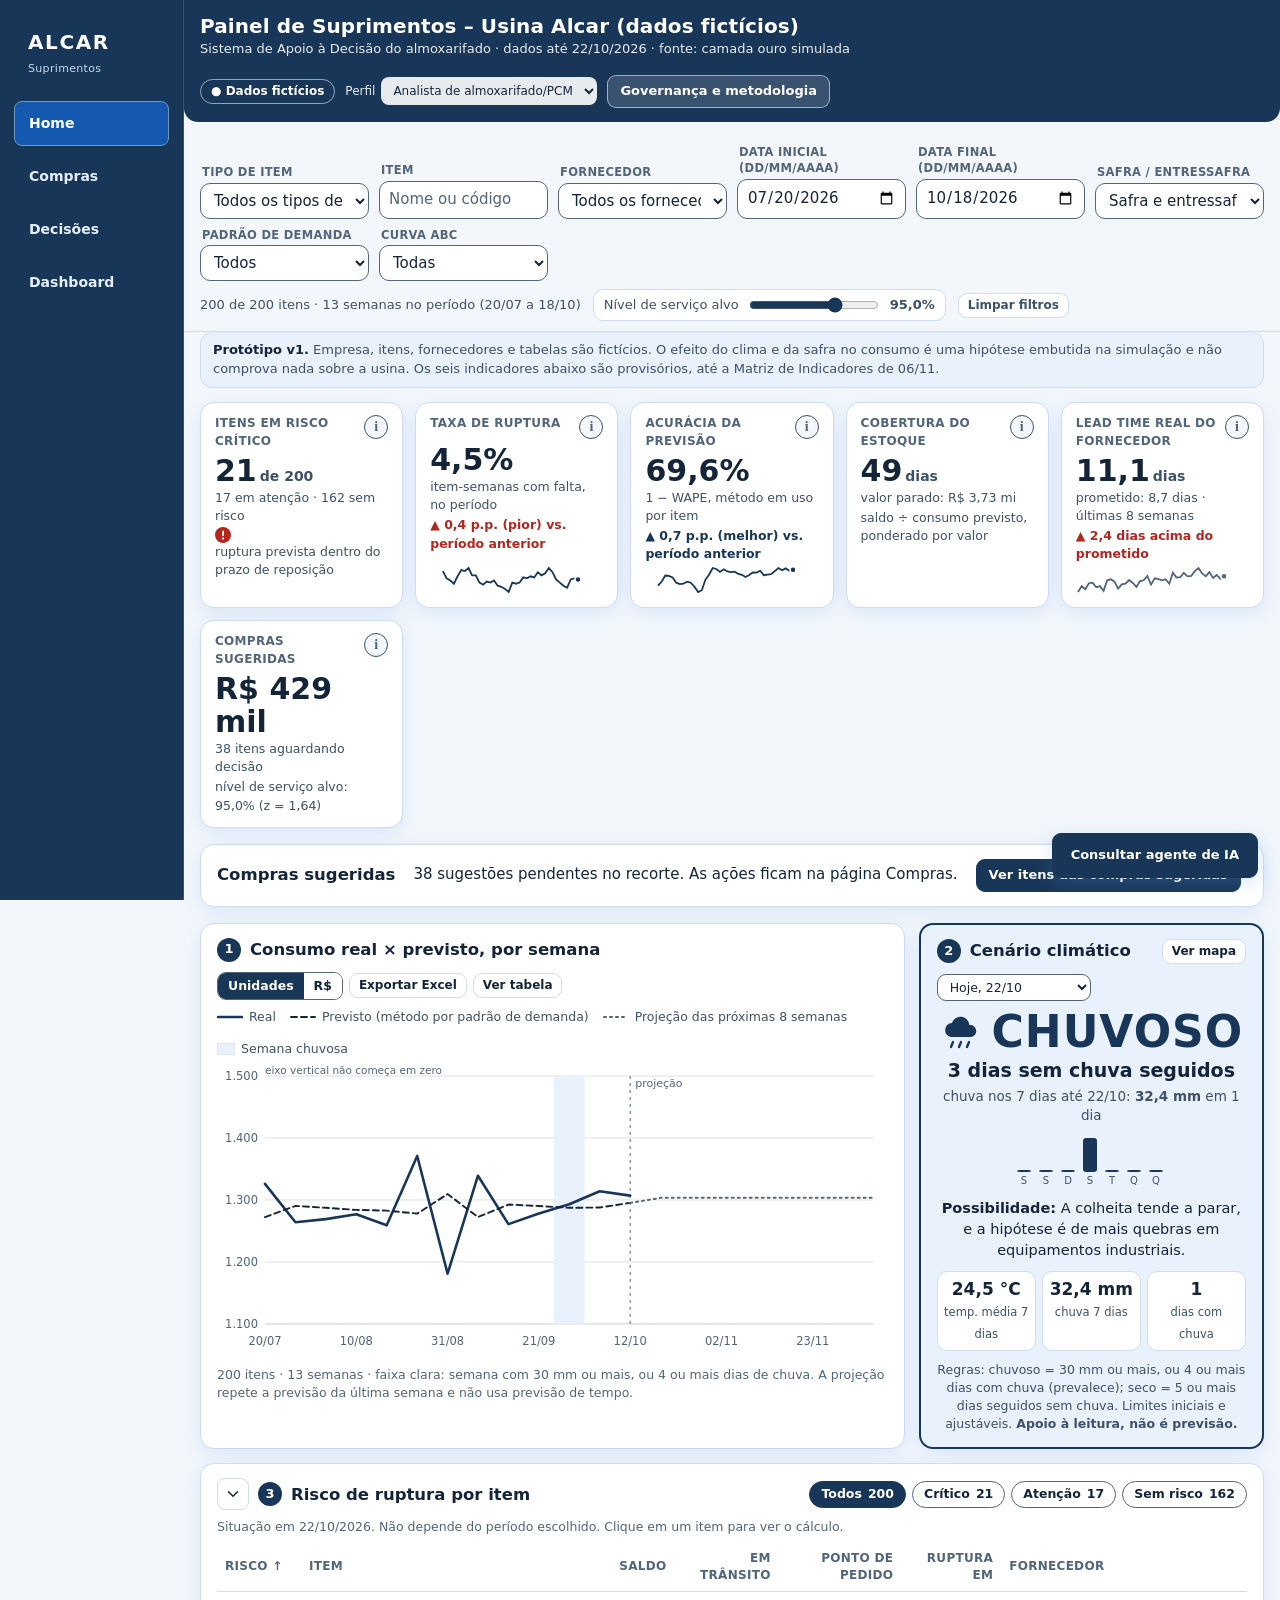
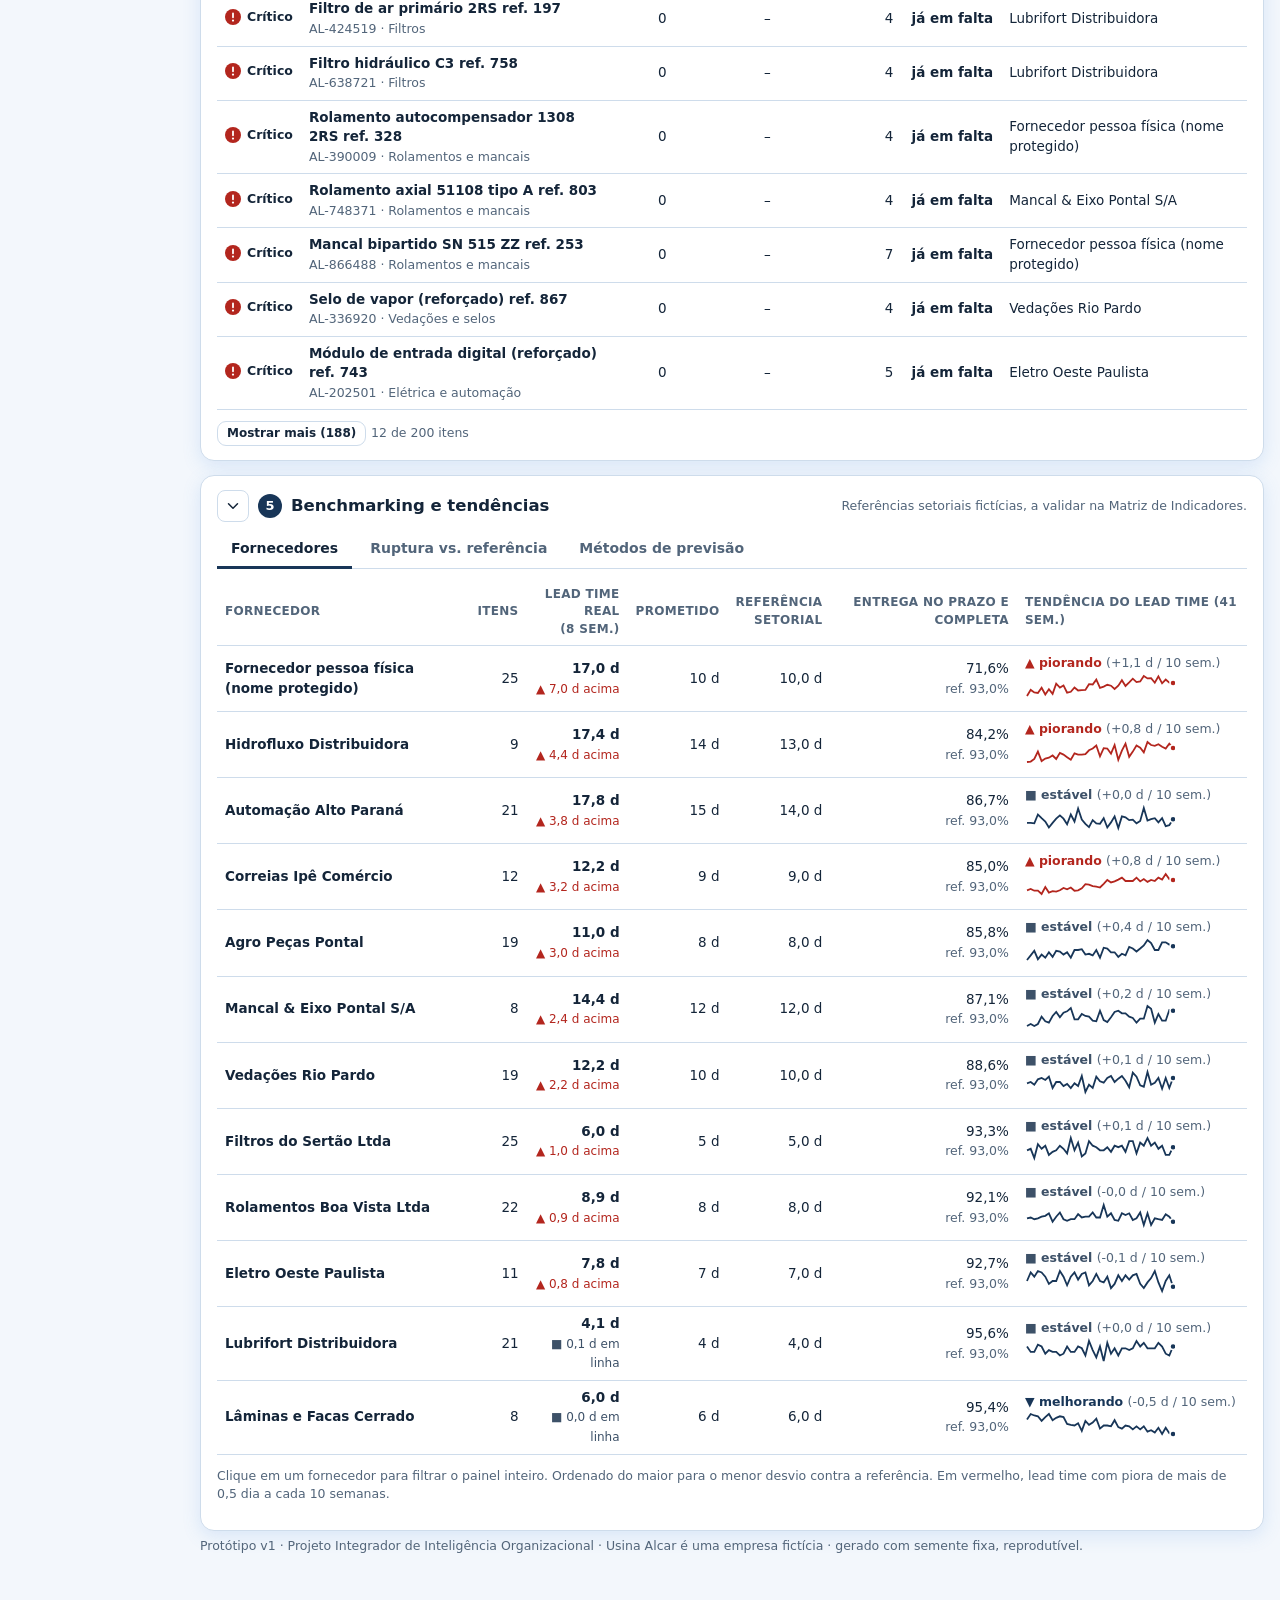
<file: index.html>
<!doctype html>
<html lang="pt-BR">
<head>
<meta charset="utf-8">
<meta name="viewport" content="width=device-width, initial-scale=1">
<title>Painel de Suprimentos – Usina Alcar (dados fictícios)</title>
<link rel="stylesheet" href="css/styles.css"><link rel="stylesheet" href="css/interface.css"><link rel="stylesheet" href="css/controles.css"><link rel="stylesheet" href="css/kpi-tooltips.css"><link rel="stylesheet" href="css/chat-consulta.css">
<link rel="icon" href="data:,">
<link rel="stylesheet" href="css/navegacao.css">
</head>
<body data-pagina="home">

<header class="topo">
  <div class="wrap">
    <div>
      <h1>Painel de Suprimentos – Usina Alcar (dados fictícios)</h1>
      <div class="sub">Sistema de Apoio à Decisão do almoxarifado · dados até 22/10/2026 · fonte: camada ouro simulada</div>
    </div>
    <div class="acoes">
      <span class="pill" title="Todos os dados são simulados">● Dados fictícios</span>
      <label>Perfil
        <select id="perfil" aria-label="Perfil de acesso">
          <option value="analista">Analista de almoxarifado/PCM</option>
          <option value="compras">Setor de compras</option>
          <option value="gestor">Gestor de suprimentos</option>
        </select>
      </label>
      <button class="btn claro" id="bt-sobre">Governança e metodologia</button>
    </div>
  </div>
<nav class="wrap navegacao" aria-label="Navegação principal"><a href="index.html" data-pagina="home">Home</a><a href="compras.html" data-pagina="compras">Compras</a><a href="decisoes.html" data-pagina="decisoes">Decisões</a><a href="dashboard.html">Dashboard</a></nav></header>

<div class="filtros" role="region" aria-label="Filtros do painel">
  <div class="wrap">
    <div class="linha-filtros">
      <div class="campo"><label for="f-fam">Tipo de item</label><select id="f-fam"></select></div>
      <div class="campo"><label for="f-item">Item</label><input id="f-item" list="dl-itens" placeholder="Nome ou código" autocomplete="off"><datalist id="dl-itens"></datalist></div>
      <div class="campo"><label for="f-forn">Fornecedor</label><select id="f-forn"></select></div>
      <div class="campo"><label for="f-inicio">Data inicial (dd/mm/aaaa)</label><input id="f-inicio" type="date" required></div><div class="campo"><label for="f-fim">Data final (dd/mm/aaaa)</label><input id="f-fim" type="date" required></div>
      <div class="campo"><label for="f-safra">Safra / entressafra</label>
        <select id="f-safra">
          <option value="">Safra e entressafra</option>
          <option value="safra">Safra (abril a novembro)</option>
          <option value="entre">Entressafra (jan. a mar.)</option>
        </select></div>
      <div class="campo"><label for="f-pad">Padrão de demanda</label>
        <select id="f-pad">
          <option value="">Todos</option><option>regular</option><option>intermitente</option><option>muito intermitente</option><option>sazonal</option>
        </select></div>
      <div class="campo"><label for="f-abc">Curva ABC</label>
        <select id="f-abc"><option value="">Todas</option><option>A</option><option>B</option><option>C</option></select></div>
    </div>
    <div class="resumo-filtros">
      <span id="res-filtros" class="num" aria-live="polite"></span>
      <label class="nivel" title="Simulação: altera z do estoque de segurança e recalcula pontos de pedido e riscos">Nível de serviço alvo
        <input type="range" id="f-nivel" min="85" max="99.5" step="0.5" value="95" aria-label="Nível de serviço alvo"><b id="v-nivel" class="num">95%</b>
      </label>
      <button class="btn peq" id="bt-limpar">Limpar filtros</button>
    </div>
  </div>
</div>

<main class="wrap">
  <div class="aviso"><b>Protótipo v1.</b> Empresa, itens, fornecedores e tabelas são fictícios. O efeito do clima e da safra no consumo é uma hipótese embutida na simulação e não comprova nada sobre a usina. Os seis indicadores abaixo são provisórios, até a Matriz de Indicadores de 06/11.</div>

  <section data-vista="home" class="kpis" id="kpis" aria-label="Indicadores"></section>

  <section data-vista="home" class="cartao resumo-compras"><h2>Compras sugeridas</h2><p id="resumo-compras"></p><a class="btn pri" href="compras.html">Ver itens das compras sugeridas</a></section><div class="grade">
    <section data-vista="home" class="cartao c-8" aria-labelledby="t1">
      <div class="cab">
        <h2 id="t1"><span class="n">1</span>Consumo real × previsto, por semana</h2>
        <div class="ferr">
          <div class="seg" role="group" aria-label="Unidade"><button data-m="un" aria-pressed="true">Unidades</button><button data-m="rs" aria-pressed="false">R$</button></div>
          <button class="btn peq" id="bt-excel">Exportar Excel</button><button class="btn peq" id="tb-main">Ver tabela</button>
        </div>
      </div>
      <div class="leg" id="leg-main"></div>
      <div class="chart" id="ch-main"></div>
      <p class="nota" id="nt-main"></p>
    </section>

    <section data-vista="home" class="cartao c-4 dest clima" aria-labelledby="t2">
      <div class="cab" style="justify-content:space-between">
        <h2 id="t2"><span class="n">2</span>Cenário climático</h2>
        <button class="btn peq" id="bt-mapa" aria-pressed="false">Ver mapa</button><select id="sel-clima" aria-label="Semana de referência do cenário"></select>
      </div>
      <div id="clima-corpo"></div>
    </section>

    <section data-vista="home" class="cartao c-12" aria-labelledby="t3">
      <div class="cab">
        <h2 id="t3"><button class="seta-secao" data-recolher="risco-conteudo" data-titulo="Risco de ruptura por item" aria-expanded="true" aria-controls="risco-conteudo" aria-label="Recolher Risco de ruptura por item"><svg viewBox="0 0 24 24" aria-hidden="true" focusable="false"><path d="m6 9 6 6 6-6" fill="none" stroke="currentColor" stroke-width="2" stroke-linecap="round" stroke-linejoin="round"/></svg></button><span class="n">3</span>Risco de ruptura por item</h2>
        <div class="ferr" id="chips-risco" role="group" aria-label="Filtro por risco"></div>
      </div>
      <div id="risco-conteudo"><p class="nota" style="margin:0 0 6px">Situação em 22/10/2026. Não depende do período escolhido. Clique em um item para ver o cálculo.</p>
      <div class="rolar" style="max-height:470px;overflow:auto"><table id="tb-risco"></table></div>
      <div style="margin-top:8px"><button class="btn peq" id="bt-mais">Mostrar mais</button> <span class="nota" id="nt-risco"></span></div>
    </div></section>

    <section data-vista="compras" class="cartao c-12" aria-labelledby="t4">
      <div class="cab"><h2 id="t4"><span class="n">4</span>Compras sugeridas</h2><span class="nota" id="nt-compras"></span></div>
      <div id="compras-corpo"></div>
    </section>

    <section data-vista="home" class="cartao c-12" aria-labelledby="t5">
      <div class="cab"><h2 id="t5"><button class="seta-secao" data-recolher="bench-conteudo" data-titulo="Benchmarking e tendências" aria-expanded="true" aria-controls="bench-conteudo" aria-label="Recolher Benchmarking e tendências"><svg viewBox="0 0 24 24" aria-hidden="true" focusable="false"><path d="m6 9 6 6 6-6" fill="none" stroke="currentColor" stroke-width="2" stroke-linecap="round" stroke-linejoin="round"/></svg></button><span class="n">5</span>Benchmarking e tendências</h2><span class="nota">Referências setoriais fictícias, a validar na Matriz de Indicadores.</span></div>
      <div id="bench-conteudo"><div class="abas" role="tablist" id="abas">
        <button role="tab" data-t="forn" aria-selected="true">Fornecedores</button>
        <button role="tab" data-t="rup" aria-selected="false">Ruptura vs. referência</button>
        <button role="tab" data-t="prev" aria-selected="false">Métodos de previsão</button>
      </div>
      <div id="bench-corpo"></div></div>
    </section>

    <section id="dg-agente" role="region" aria-labelledby="t6" hidden><div class="dc"><button class="btn peq fecha" id="fx-agente" aria-label="Fechar consulta de IA">Fechar</button>
      <div class="cab"><h2 id="t6"><span class="n">6</span>Agente de IA de consulta</h2></div>
      <p class="nota" style="margin:0 0 6px">No protótipo, as respostas vêm de regras locais. No sistema, o acervo (RAG) responde às perguntas conceituais e funções somente leitura consultam a camada ouro.</p>
      <div class="chat" id="chat" aria-live="polite" tabindex="0"></div>
      <form class="form-chat" id="form-chat"><input id="q" aria-label="Pergunta ao agente" placeholder="Pergunte, por exemplo: como calcular o estoque de segurança?" autocomplete="off"><button class="btn pri" type="submit">Enviar</button></form>
      <div class="sugs" id="sugs"></div></div></section>

    <section data-vista="decisoes" class="cartao c-12" aria-labelledby="t7">
      <div class="cab"><h2 id="t7"><span class="n">7</span>Registro das decisões</h2>
        <div class="ferr"><button class="btn peq" id="bt-csv">Exportar CSV</button><button class="btn peq" id="bt-zerar">Limpar</button></div></div>
      <p class="nota">Os filtros de item são compartilhados com a Home. As datas selecionam semanas de consumo; compras e decisões mostram a situação atual dos itens, inclusive decisões feitas hoje.</p><p class="nota" style="margin:0 0 6px">Cada aceite, recusa ou aprovação grava a justificativa. É o registro que externaliza o conhecimento do analista (etapa de externalização do SECI).</p>
      <div style="max-height:360px;overflow:auto"><table id="tb-log"></table></div>
    </section>
  </div>
  <footer>Protótipo v1 · Projeto Integrador de Inteligência Organizacional · Usina Alcar é uma empresa fictícia · gerado com semente fixa, reprodutível.</footer>
</main>

<dialog id="dg-item" class="gaveta" aria-label="Detalhe do item"><div class="dc" id="dg-item-c"></div></dialog>
<dialog id="dg-sobre" aria-label="Governança e metodologia"><div class="dc" id="dg-sobre-c"></div></dialog>
<button class="btn pri agente-abrir" id="bt-agente" aria-expanded="false" aria-controls="dg-agente">Consultar agente de IA</button><div class="toast" id="toast" role="status"></div>

<script src="js/dados.js"></script>
<script src="js/app.js"></script><script src="js/interface.js"></script>
<script src="js/cabecalho.js"></script></body>
</html>
</file>
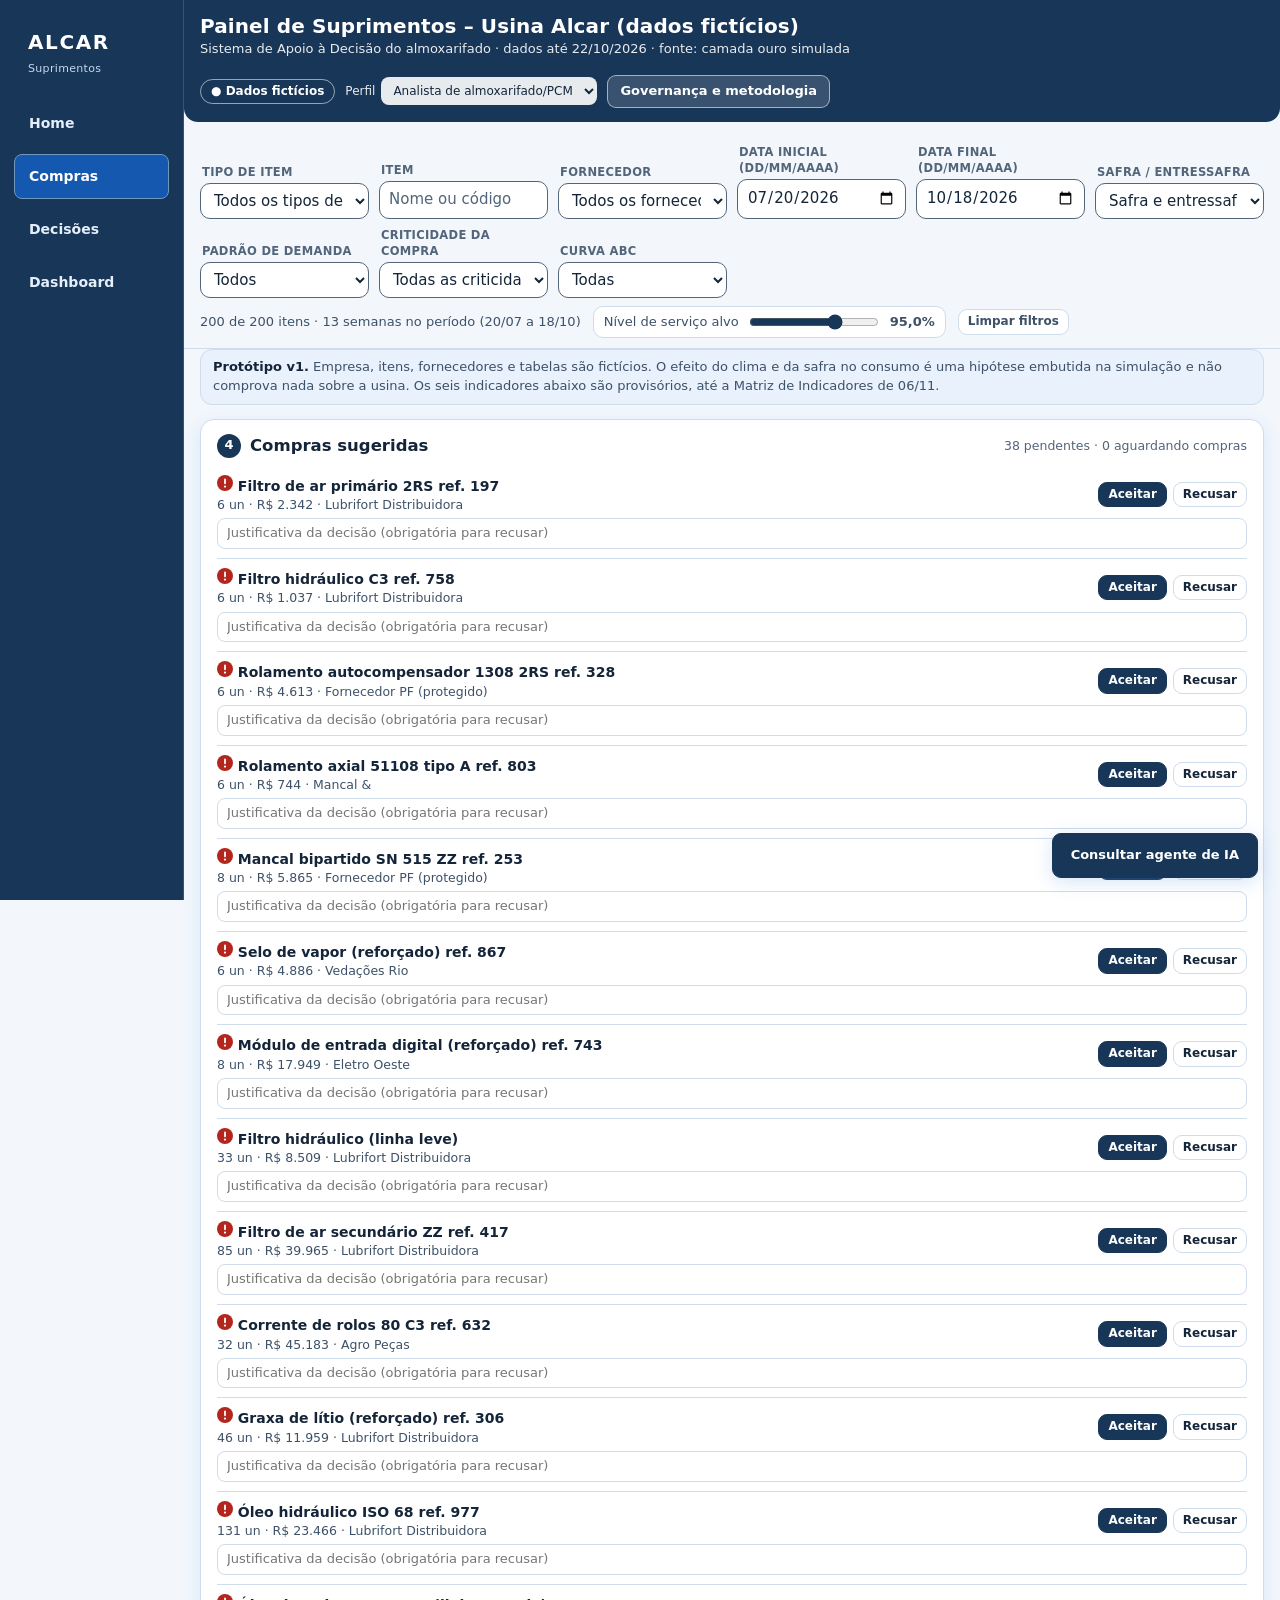
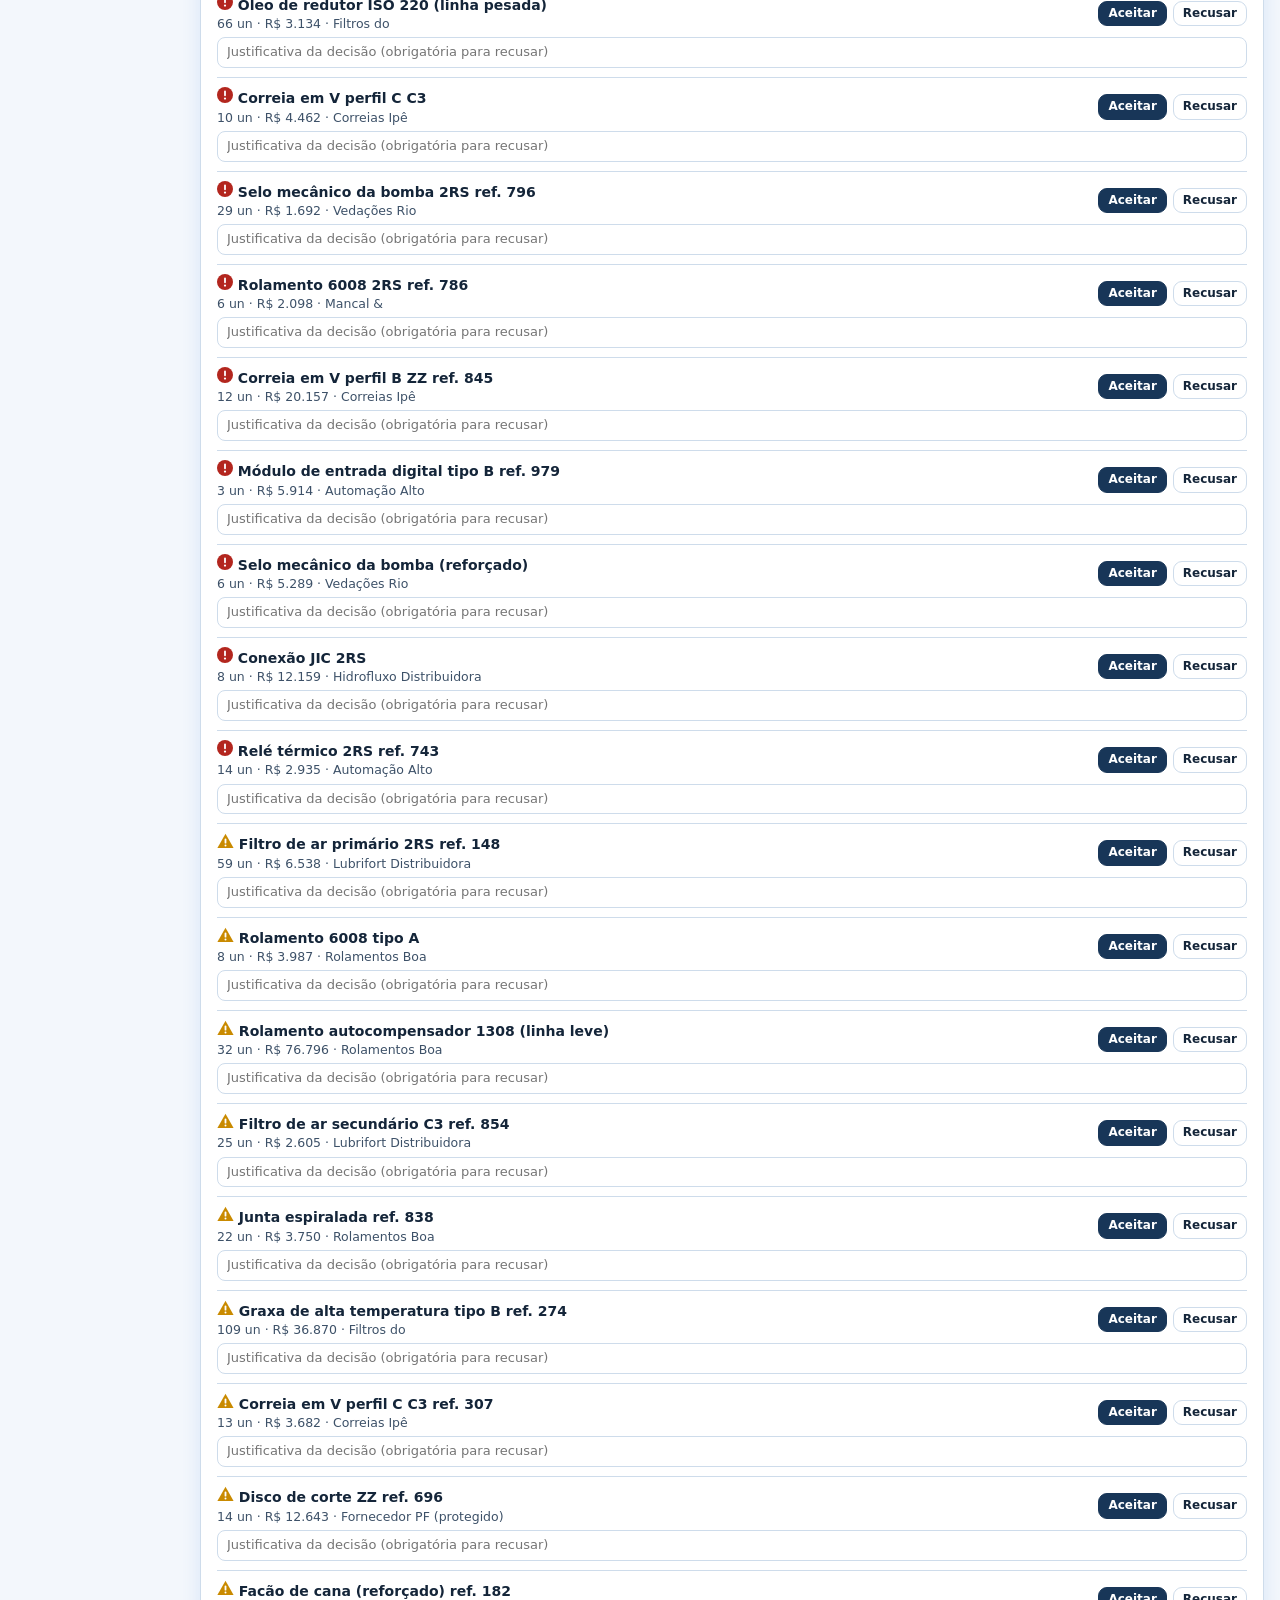
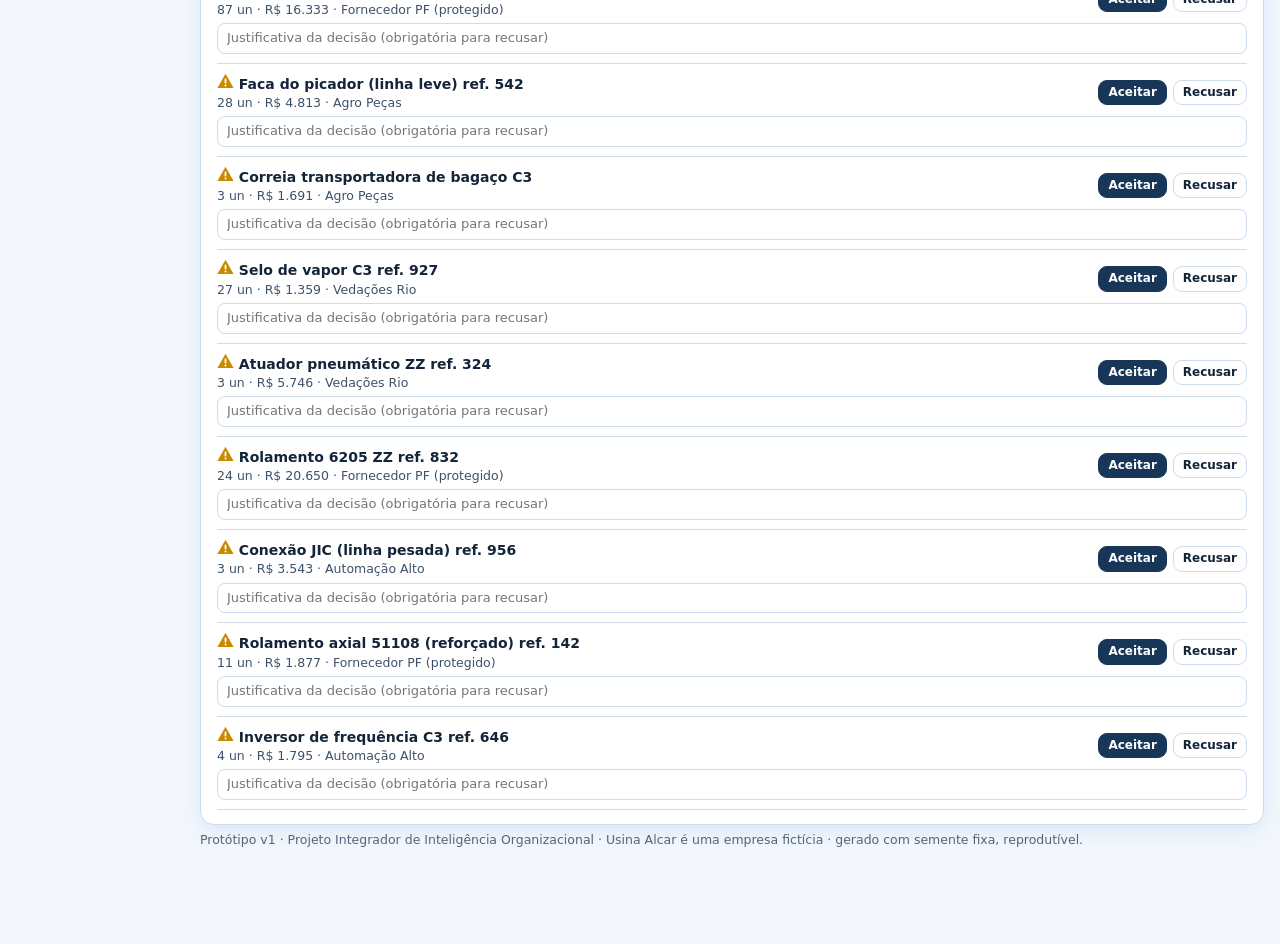
<file: compras.html>
<!doctype html>
<html lang="pt-BR">
<head>
<meta charset="utf-8">
<meta name="viewport" content="width=device-width, initial-scale=1">
<title>Painel de Suprimentos – Usina Alcar (dados fictícios)</title>
<link rel="stylesheet" href="css/styles.css"><link rel="stylesheet" href="css/interface.css"><link rel="stylesheet" href="css/controles.css"><link rel="stylesheet" href="css/kpi-tooltips.css"><link rel="stylesheet" href="css/chat-consulta.css">
<link rel="icon" href="data:,">
<link rel="stylesheet" href="css/navegacao.css">
</head>
<body data-pagina="compras">

<header class="topo">
  <div class="wrap">
    <div>
      <h1>Painel de Suprimentos – Usina Alcar (dados fictícios)</h1>
      <div class="sub">Sistema de Apoio à Decisão do almoxarifado · dados até 22/10/2026 · fonte: camada ouro simulada</div>
    </div>
    <div class="acoes">
      <span class="pill" title="Todos os dados são simulados">● Dados fictícios</span>
      <label>Perfil
        <select id="perfil" aria-label="Perfil de acesso">
          <option value="analista">Analista de almoxarifado/PCM</option>
          <option value="compras">Setor de compras</option>
          <option value="gestor">Gestor de suprimentos</option>
        </select>
      </label>
      <button class="btn claro" id="bt-sobre">Governança e metodologia</button>
    </div>
  </div>
<nav class="wrap navegacao" aria-label="Navegação principal"><a href="index.html" data-pagina="home">Home</a><a href="compras.html" data-pagina="compras">Compras</a><a href="decisoes.html" data-pagina="decisoes">Decisões</a><a href="dashboard.html">Dashboard</a></nav></header>

<div class="filtros" role="region" aria-label="Filtros do painel">
  <div class="wrap">
    <div class="linha-filtros">
      <div class="campo"><label for="f-fam">Tipo de item</label><select id="f-fam"></select></div>
      <div class="campo"><label for="f-item">Item</label><input id="f-item" list="dl-itens" placeholder="Nome ou código" autocomplete="off"><datalist id="dl-itens"></datalist></div>
      <div class="campo"><label for="f-forn">Fornecedor</label><select id="f-forn"></select></div>
      <div class="campo"><label for="f-inicio">Data inicial (dd/mm/aaaa)</label><input id="f-inicio" type="date" required></div><div class="campo"><label for="f-fim">Data final (dd/mm/aaaa)</label><input id="f-fim" type="date" required></div>
      <div class="campo"><label for="f-safra">Safra / entressafra</label>
        <select id="f-safra">
          <option value="">Safra e entressafra</option>
          <option value="safra">Safra (abril a novembro)</option>
          <option value="entre">Entressafra (jan. a mar.)</option>
        </select></div>
      <div class="campo"><label for="f-pad">Padrão de demanda</label>
        <select id="f-pad">
          <option value="">Todos</option><option>regular</option><option>intermitente</option><option>muito intermitente</option><option>sazonal</option>
        </select></div>
      <div class="campo"><label for="f-risco">Criticidade da compra</label><select id="f-risco"><option value="">Todas as criticidades</option><option value="crit">Crítico</option><option value="aten">Atenção</option></select></div><div class="campo"><label for="f-abc">Curva ABC</label>
        <select id="f-abc"><option value="">Todas</option><option>A</option><option>B</option><option>C</option></select></div>
    </div>
    <div class="resumo-filtros">
      <span id="res-filtros" class="num" aria-live="polite"></span>
      <label class="nivel" title="Simulação: altera z do estoque de segurança e recalcula pontos de pedido e riscos">Nível de serviço alvo
        <input type="range" id="f-nivel" min="85" max="99.5" step="0.5" value="95" aria-label="Nível de serviço alvo"><b id="v-nivel" class="num">95%</b>
      </label>
      <button class="btn peq" id="bt-limpar">Limpar filtros</button>
    </div>
  </div>
</div>

<main class="wrap">
  <div class="aviso"><b>Protótipo v1.</b> Empresa, itens, fornecedores e tabelas são fictícios. O efeito do clima e da safra no consumo é uma hipótese embutida na simulação e não comprova nada sobre a usina. Os seis indicadores abaixo são provisórios, até a Matriz de Indicadores de 06/11.</div>

  <section data-vista="home" class="kpis" id="kpis" aria-label="Indicadores"></section>

  <section data-vista="home" class="cartao resumo-compras"><h2>Compras sugeridas</h2><p id="resumo-compras"></p><a class="btn pri" href="compras.html">Ver itens das compras sugeridas</a></section><div class="grade">
    <section data-vista="home" class="cartao c-8" aria-labelledby="t1">
      <div class="cab">
        <h2 id="t1"><span class="n">1</span>Consumo real × previsto, por semana</h2>
        <div class="ferr">
          <div class="seg" role="group" aria-label="Unidade"><button data-m="un" aria-pressed="true">Unidades</button><button data-m="rs" aria-pressed="false">R$</button></div>
          <button class="btn peq" id="bt-excel">Exportar Excel</button><button class="btn peq" id="tb-main">Ver tabela</button>
        </div>
      </div>
      <div class="leg" id="leg-main"></div>
      <div class="chart" id="ch-main"></div>
      <p class="nota" id="nt-main"></p>
    </section>

    <section data-vista="home" class="cartao c-4 dest clima" aria-labelledby="t2">
      <div class="cab" style="justify-content:space-between">
        <h2 id="t2"><span class="n">2</span>Cenário climático</h2>
        <button class="btn peq" id="bt-mapa" aria-pressed="false">Ver mapa</button><select id="sel-clima" aria-label="Semana de referência do cenário"></select>
      </div>
      <div id="clima-corpo"></div>
    </section>

    <section data-vista="home" class="cartao c-12" aria-labelledby="t3">
      <div class="cab">
        <h2 id="t3"><button class="seta-secao" data-recolher="risco-conteudo" data-titulo="Risco de ruptura por item" aria-expanded="true" aria-controls="risco-conteudo" aria-label="Recolher Risco de ruptura por item"><svg viewBox="0 0 24 24" aria-hidden="true" focusable="false"><path d="m6 9 6 6 6-6" fill="none" stroke="currentColor" stroke-width="2" stroke-linecap="round" stroke-linejoin="round"/></svg></button><span class="n">3</span>Risco de ruptura por item</h2>
        <div class="ferr" id="chips-risco" role="group" aria-label="Filtro por risco"></div>
      </div>
      <div id="risco-conteudo"><p class="nota" style="margin:0 0 6px">Situação em 22/10/2026. Não depende do período escolhido. Clique em um item para ver o cálculo.</p>
      <div class="rolar" style="max-height:470px;overflow:auto"><table id="tb-risco"></table></div>
      <div style="margin-top:8px"><button class="btn peq" id="bt-mais">Mostrar mais</button> <span class="nota" id="nt-risco"></span></div>
    </div></section>

    <section data-vista="compras" class="cartao c-12" aria-labelledby="t4">
      <div class="cab"><h2 id="t4"><span class="n">4</span>Compras sugeridas</h2><span class="nota" id="nt-compras"></span></div>
      <div id="compras-corpo"></div>
    </section>

    <section data-vista="home" class="cartao c-12" aria-labelledby="t5">
      <div class="cab"><h2 id="t5"><button class="seta-secao" data-recolher="bench-conteudo" data-titulo="Benchmarking e tendências" aria-expanded="true" aria-controls="bench-conteudo" aria-label="Recolher Benchmarking e tendências"><svg viewBox="0 0 24 24" aria-hidden="true" focusable="false"><path d="m6 9 6 6 6-6" fill="none" stroke="currentColor" stroke-width="2" stroke-linecap="round" stroke-linejoin="round"/></svg></button><span class="n">5</span>Benchmarking e tendências</h2><span class="nota">Referências setoriais fictícias, a validar na Matriz de Indicadores.</span></div>
      <div id="bench-conteudo"><div class="abas" role="tablist" id="abas">
        <button role="tab" data-t="forn" aria-selected="true">Fornecedores</button>
        <button role="tab" data-t="rup" aria-selected="false">Ruptura vs. referência</button>
        <button role="tab" data-t="prev" aria-selected="false">Métodos de previsão</button>
      </div>
      <div id="bench-corpo"></div></div>
    </section>

    <section id="dg-agente" role="region" aria-labelledby="t6" hidden><div class="dc"><button class="btn peq fecha" id="fx-agente" aria-label="Fechar consulta de IA">Fechar</button>
      <div class="cab"><h2 id="t6"><span class="n">6</span>Agente de IA de consulta</h2></div>
      <p class="nota" style="margin:0 0 6px">No protótipo, as respostas vêm de regras locais. No sistema, o acervo (RAG) responde às perguntas conceituais e funções somente leitura consultam a camada ouro.</p>
      <div class="chat" id="chat" aria-live="polite" tabindex="0"></div>
      <form class="form-chat" id="form-chat"><input id="q" aria-label="Pergunta ao agente" placeholder="Pergunte, por exemplo: como calcular o estoque de segurança?" autocomplete="off"><button class="btn pri" type="submit">Enviar</button></form>
      <div class="sugs" id="sugs"></div></div></section>

    <section data-vista="decisoes" class="cartao c-12" aria-labelledby="t7">
      <div class="cab"><h2 id="t7"><span class="n">7</span>Registro das decisões</h2>
        <div class="ferr"><button class="btn peq" id="bt-csv">Exportar CSV</button><button class="btn peq" id="bt-zerar">Limpar</button></div></div>
      <p class="nota">Os filtros de item são compartilhados com a Home. As datas selecionam semanas de consumo; compras e decisões mostram a situação atual dos itens, inclusive decisões feitas hoje.</p><p class="nota" style="margin:0 0 6px">Cada aceite, recusa ou aprovação grava a justificativa. É o registro que externaliza o conhecimento do analista (etapa de externalização do SECI).</p>
      <div style="max-height:360px;overflow:auto"><table id="tb-log"></table></div>
    </section>
  </div>
  <footer>Protótipo v1 · Projeto Integrador de Inteligência Organizacional · Usina Alcar é uma empresa fictícia · gerado com semente fixa, reprodutível.</footer>
</main>

<dialog id="dg-item" class="gaveta" aria-label="Detalhe do item"><div class="dc" id="dg-item-c"></div></dialog>
<dialog id="dg-sobre" aria-label="Governança e metodologia"><div class="dc" id="dg-sobre-c"></div></dialog>
<button class="btn pri agente-abrir" id="bt-agente" aria-expanded="false" aria-controls="dg-agente">Consultar agente de IA</button><div class="toast" id="toast" role="status"></div>

<script src="js/dados.js"></script>
<script src="js/app.js"></script><script src="js/interface.js"></script>
<script src="js/cabecalho.js"></script></body>
</html>
</file>
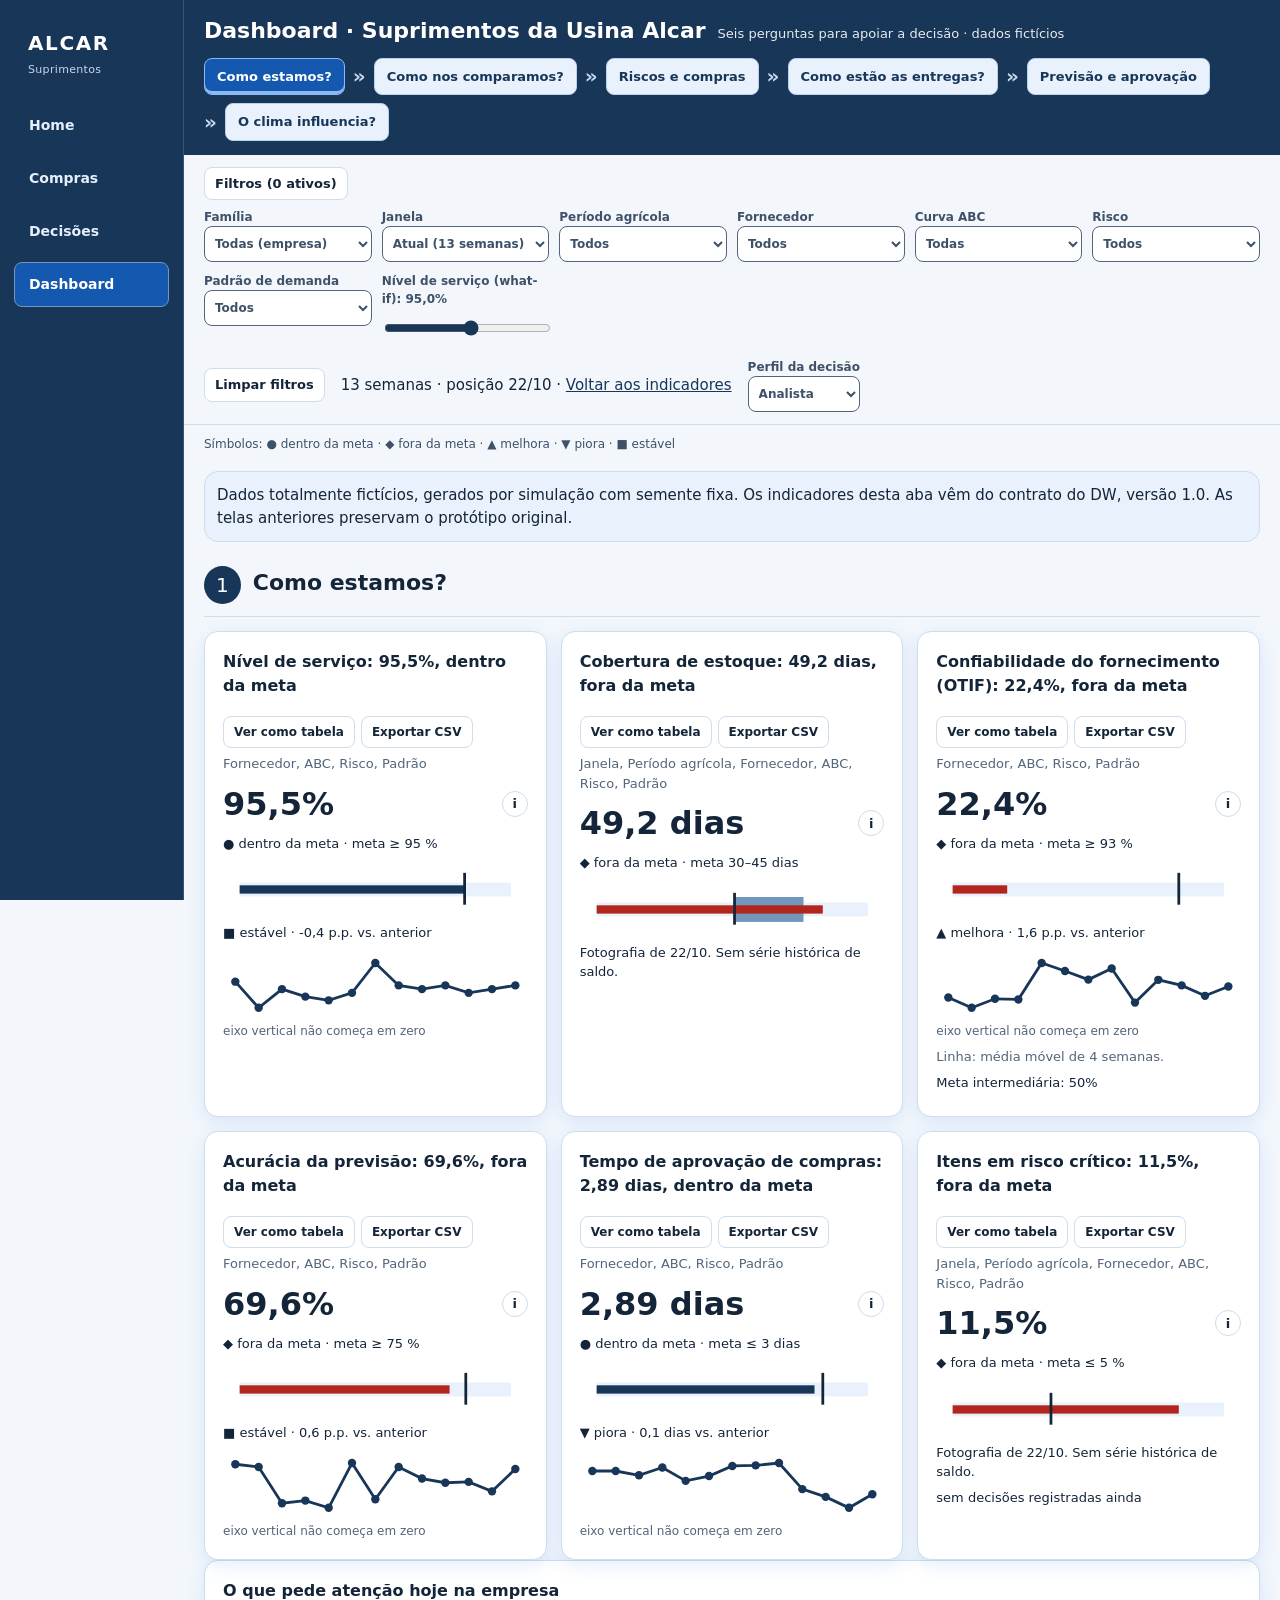
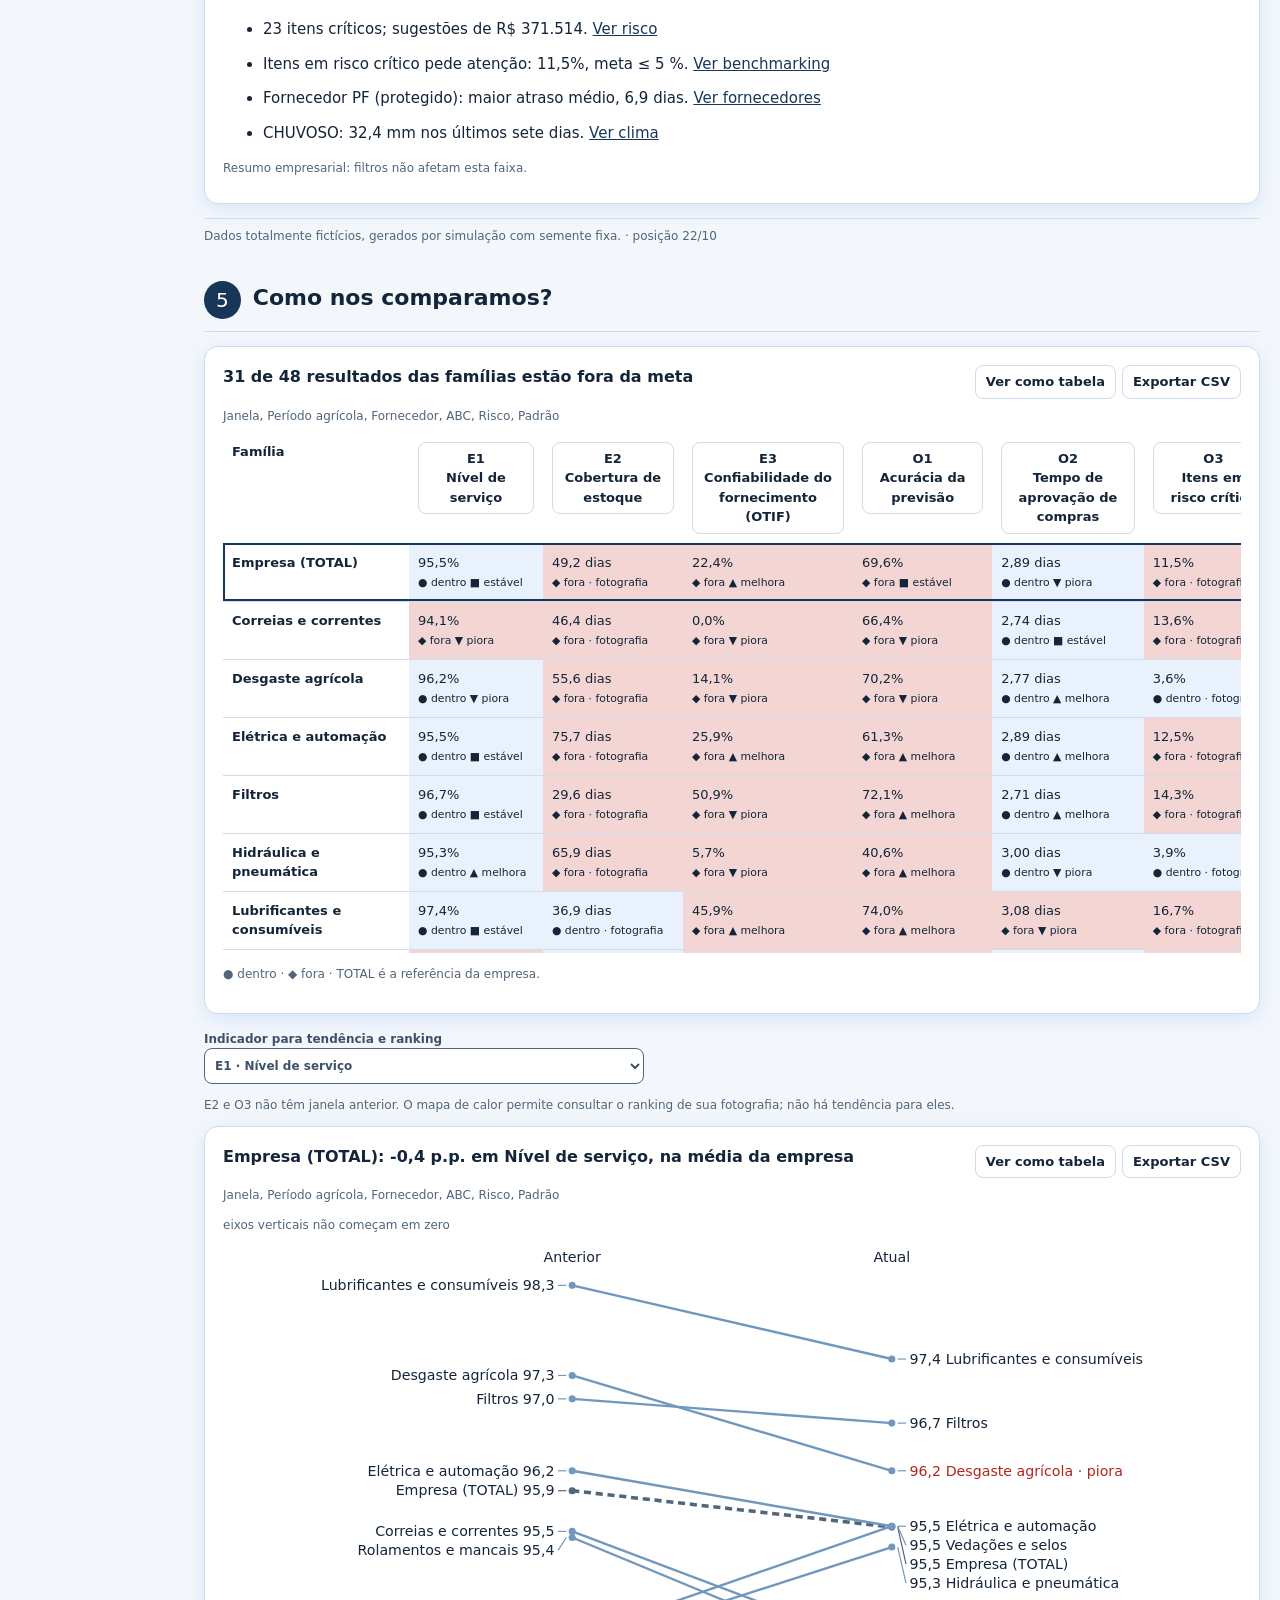
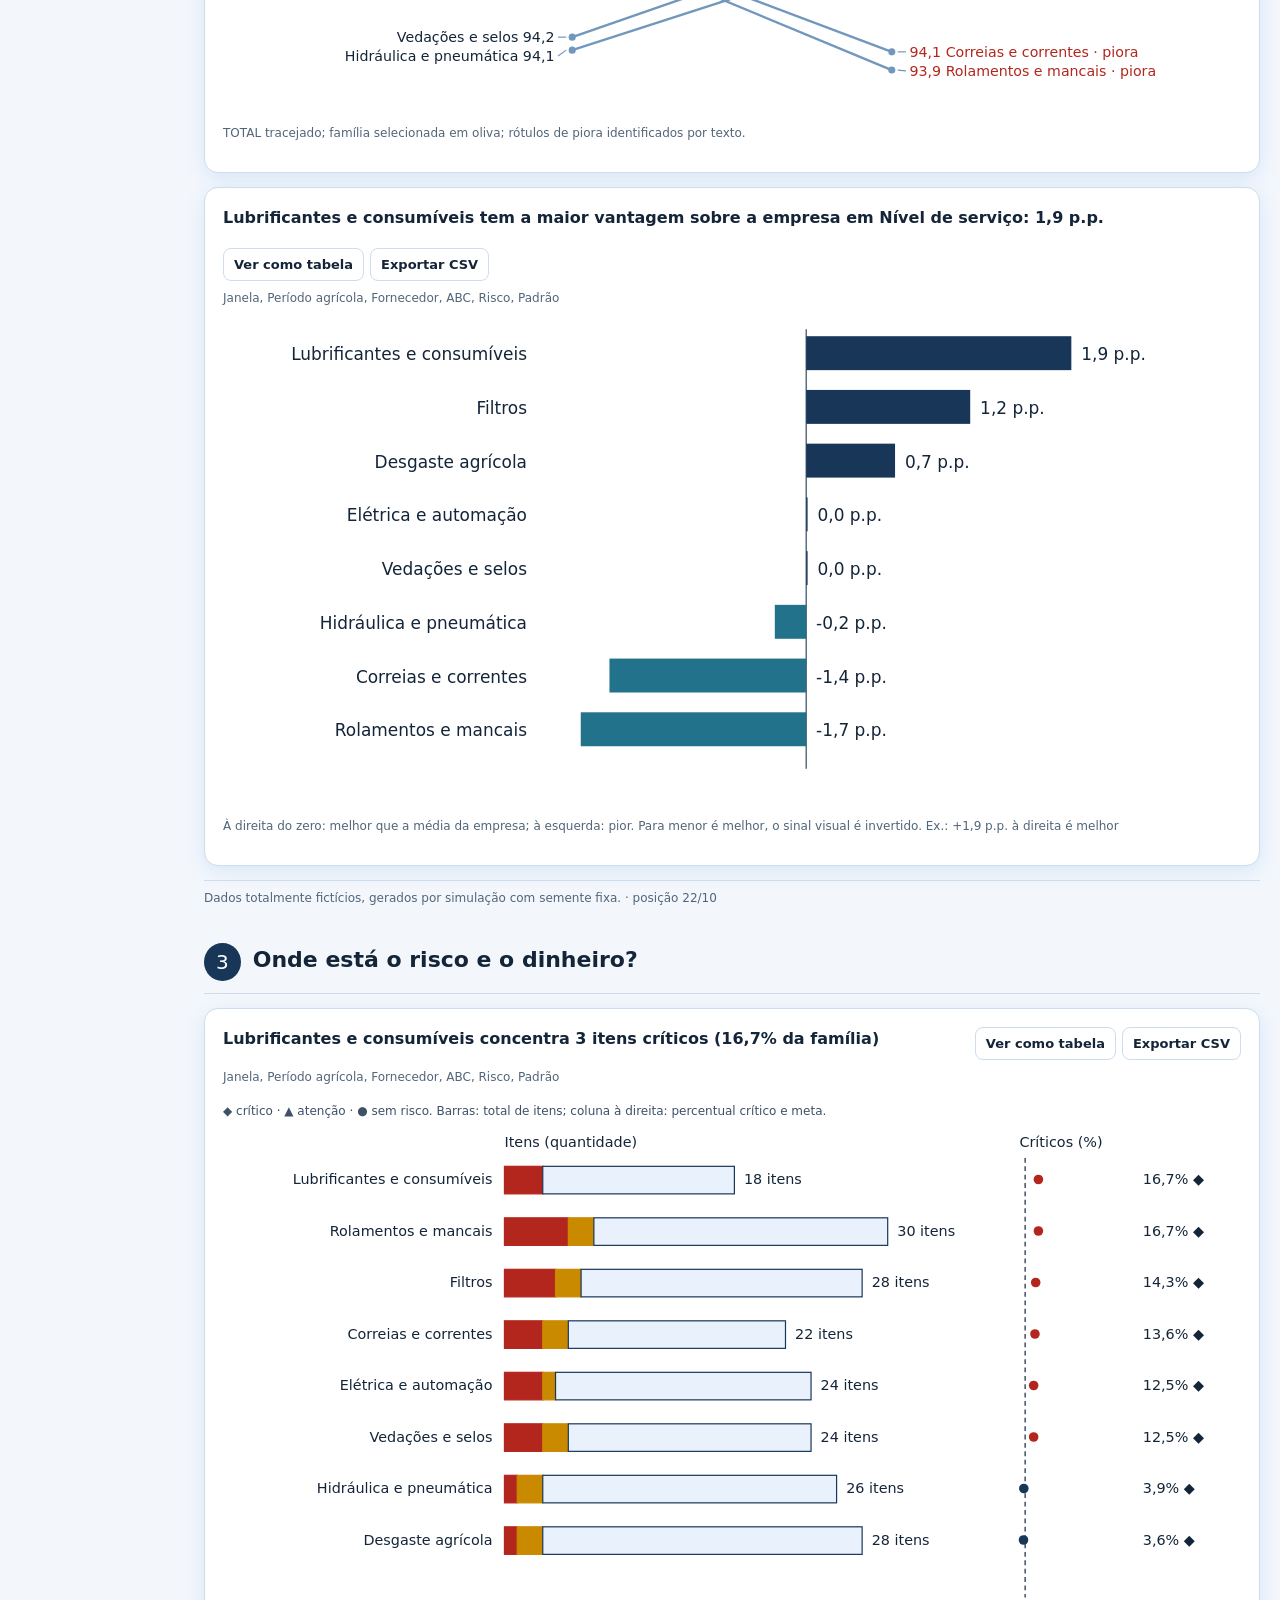
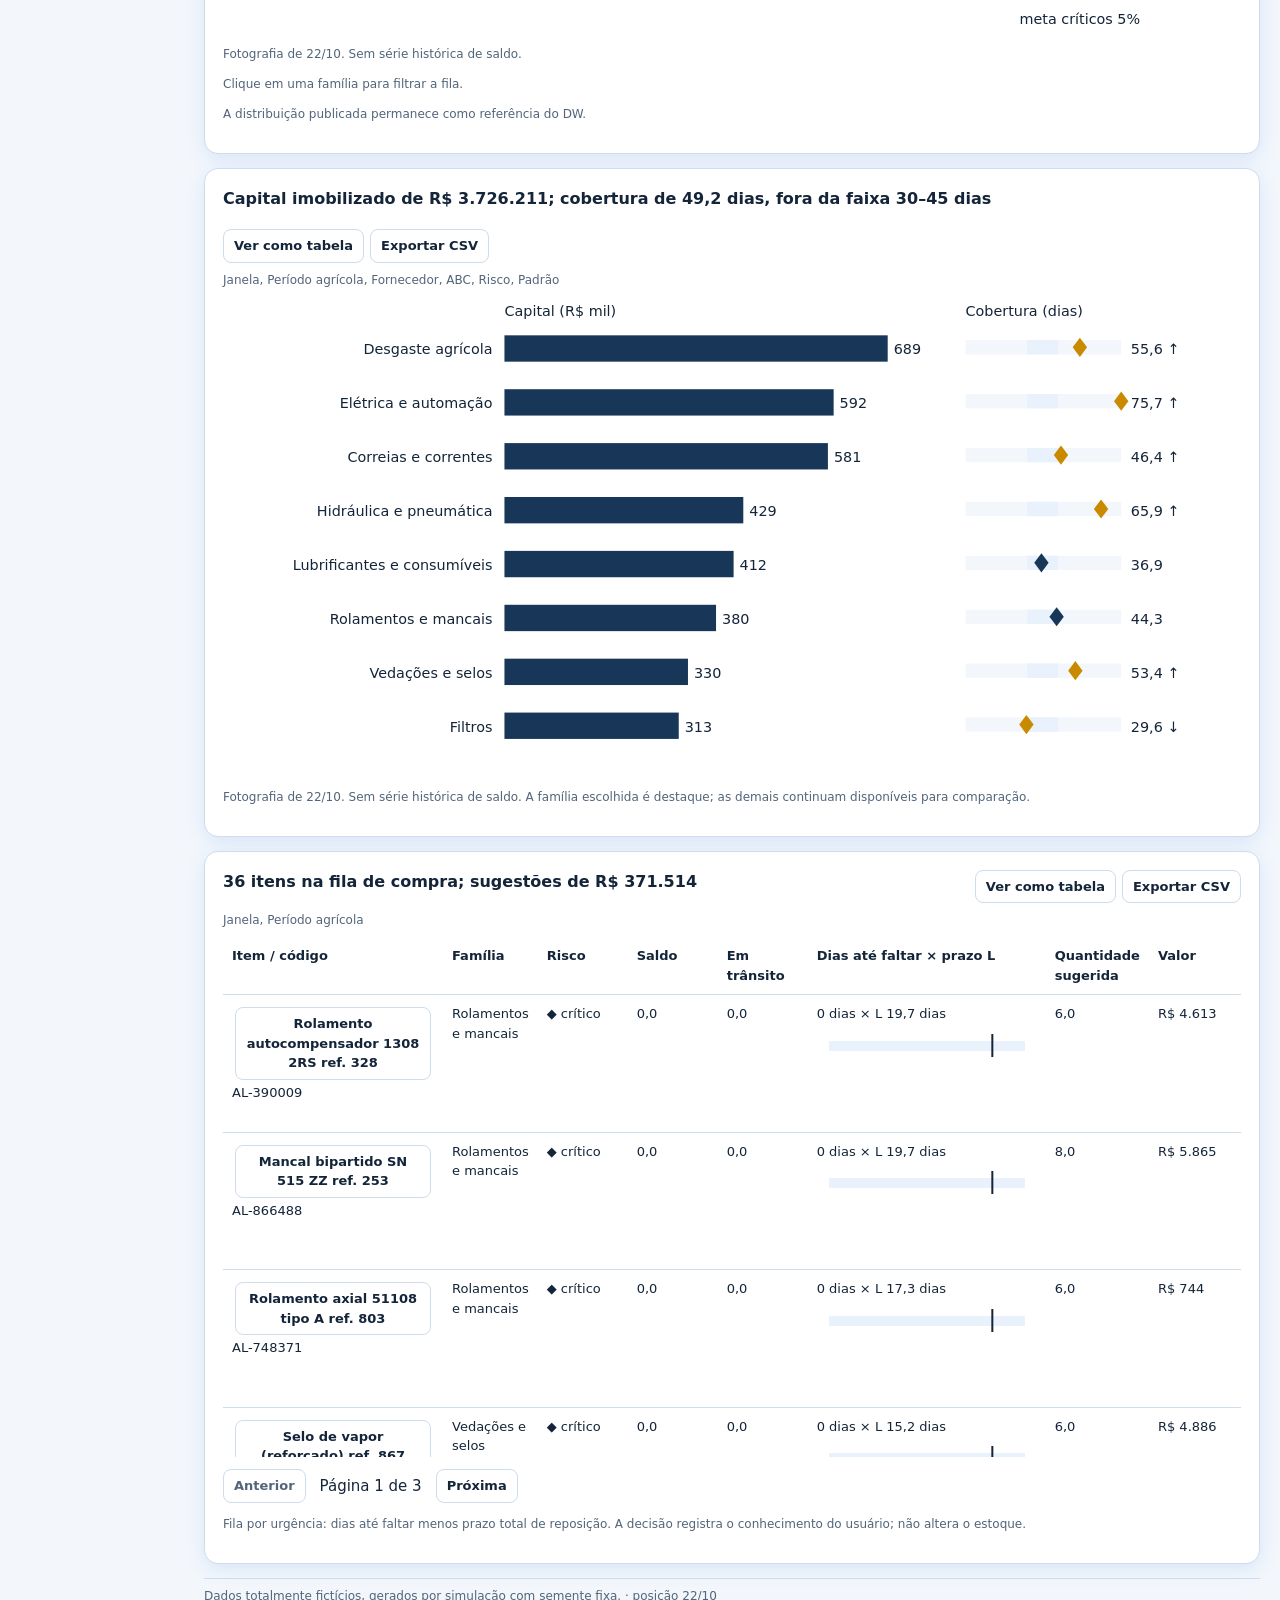
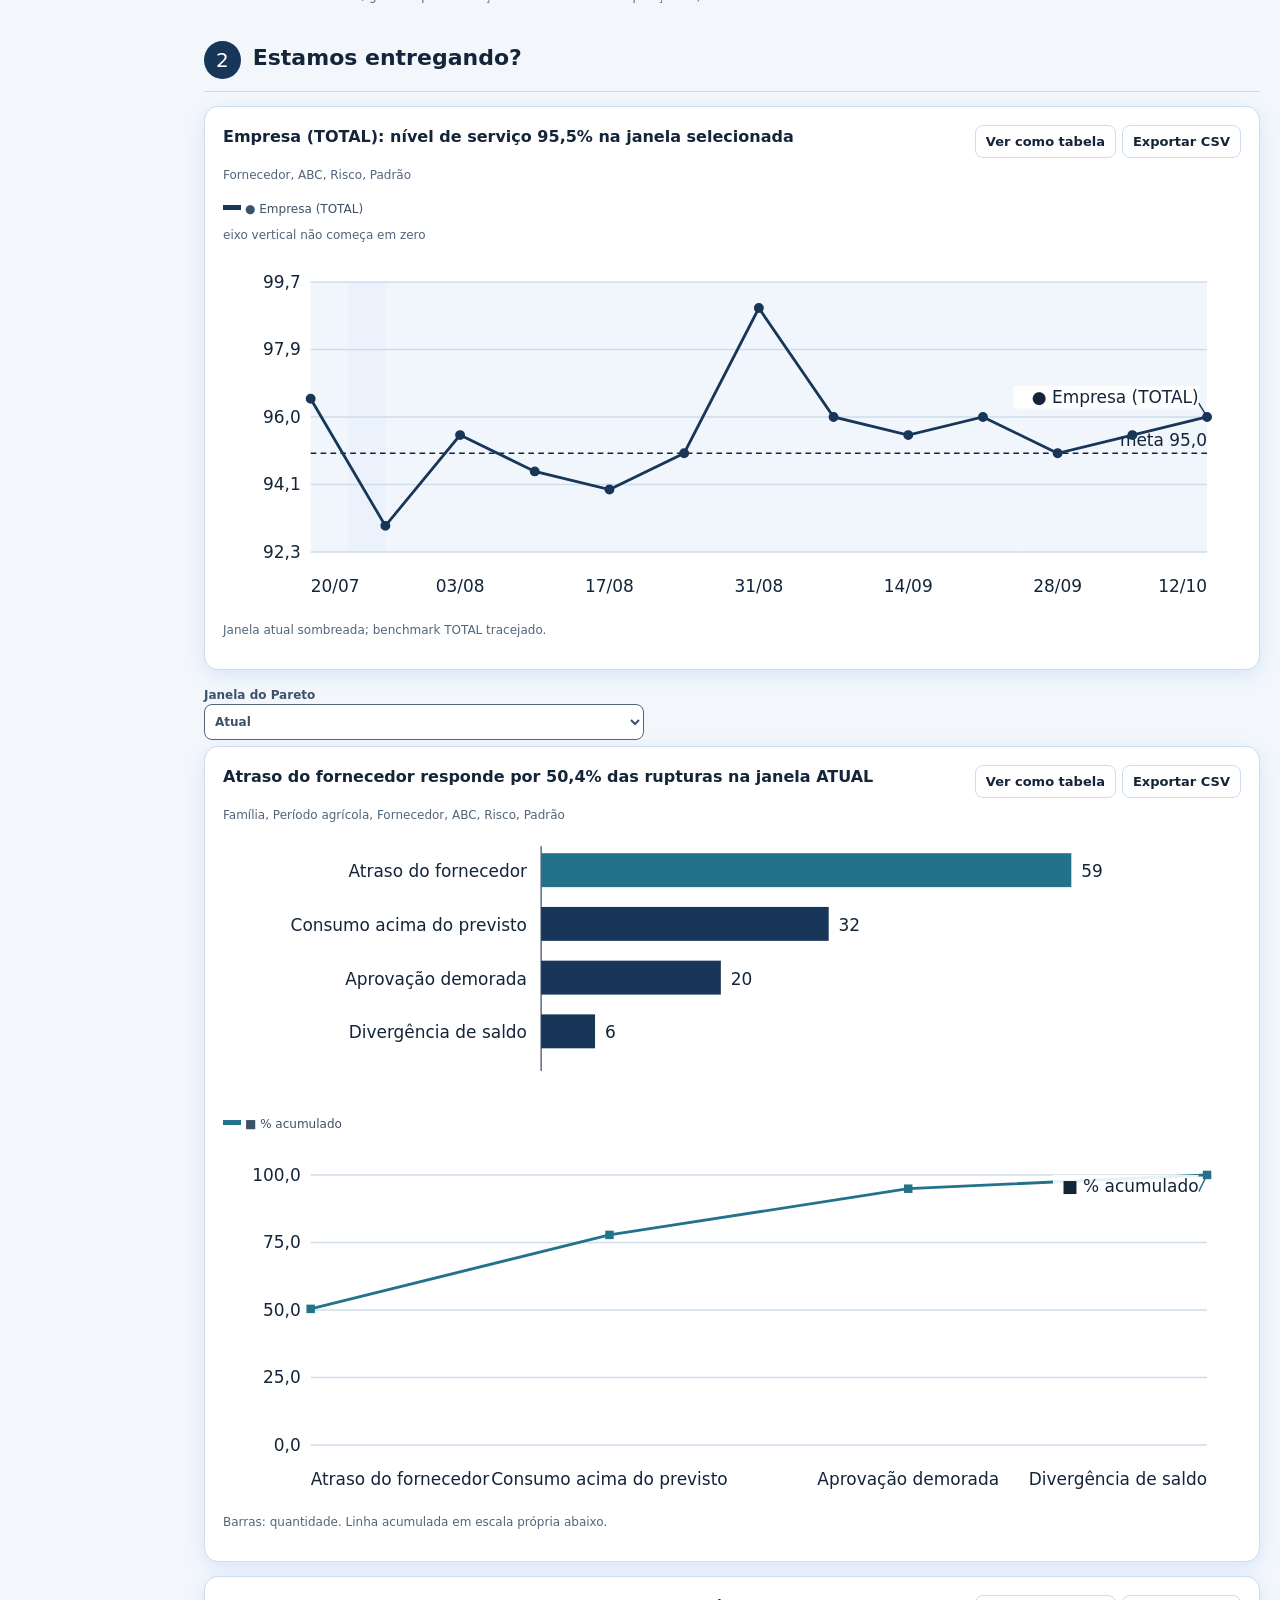
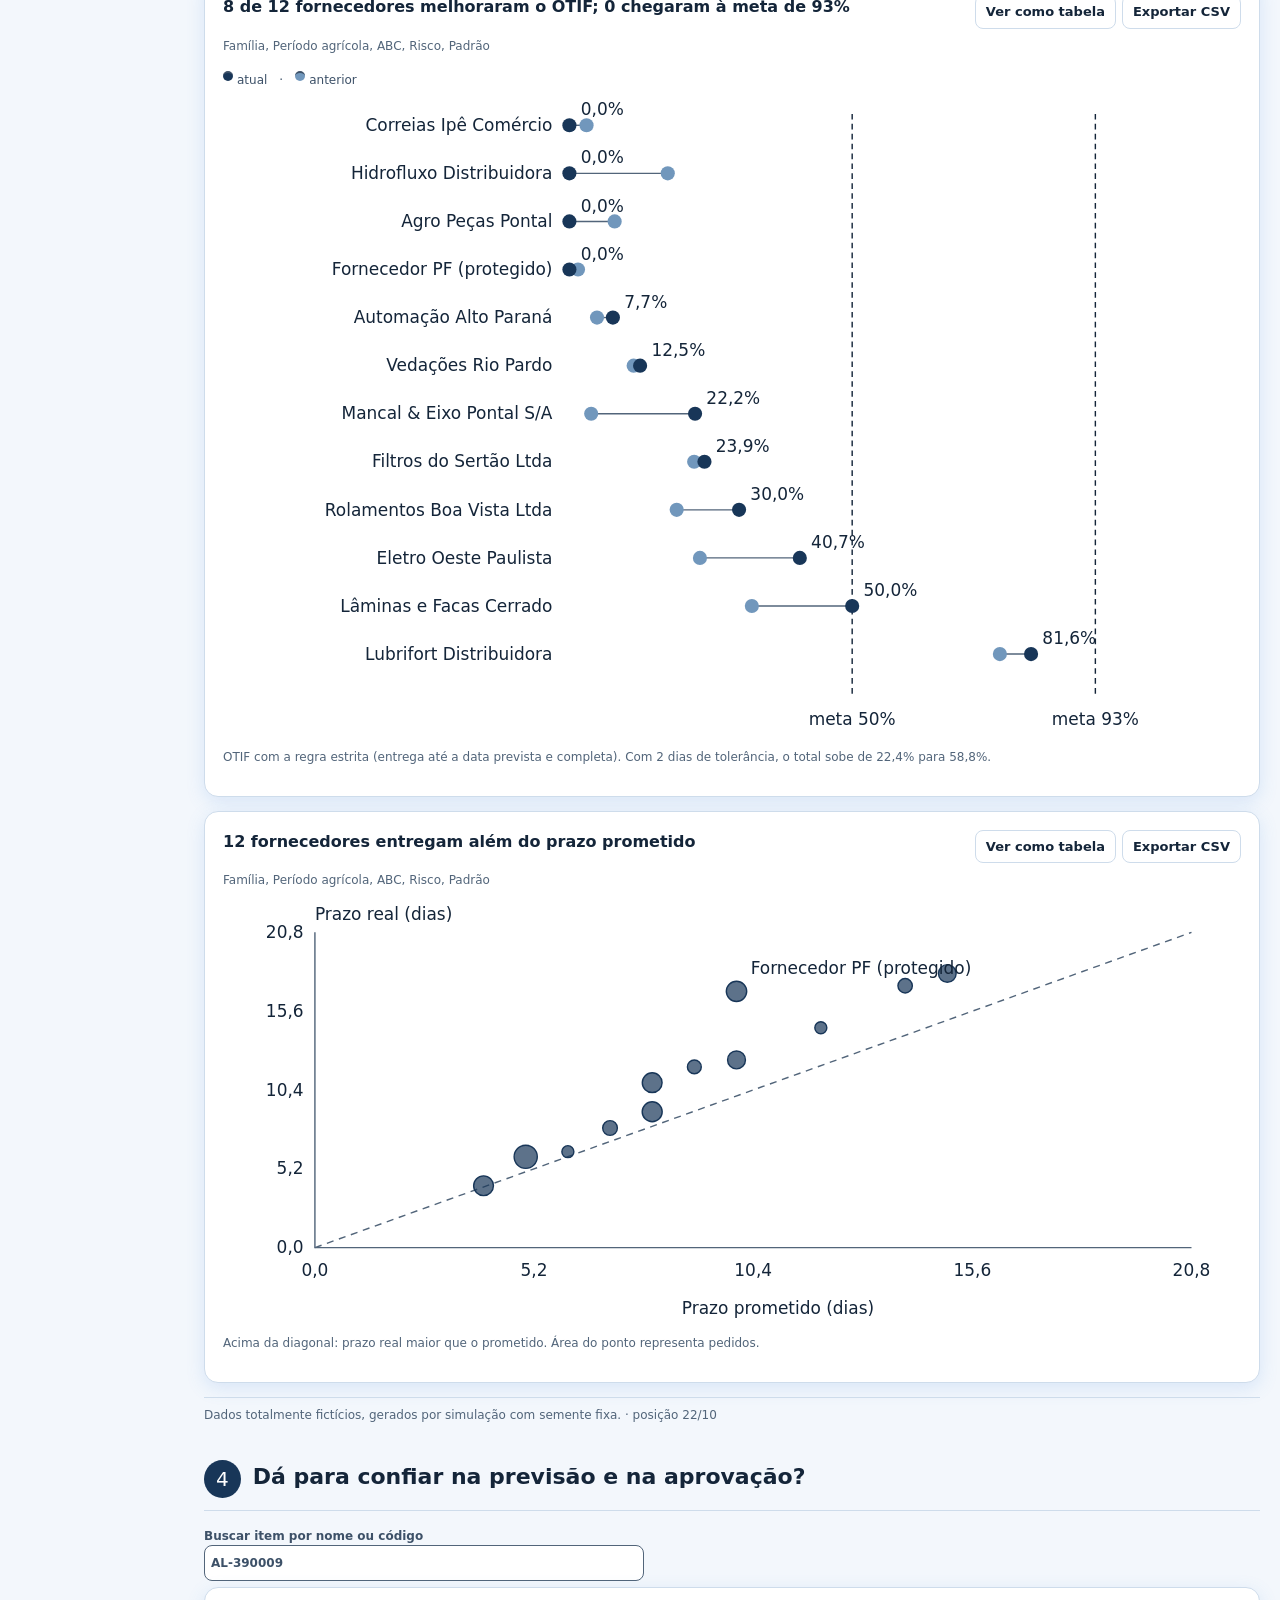
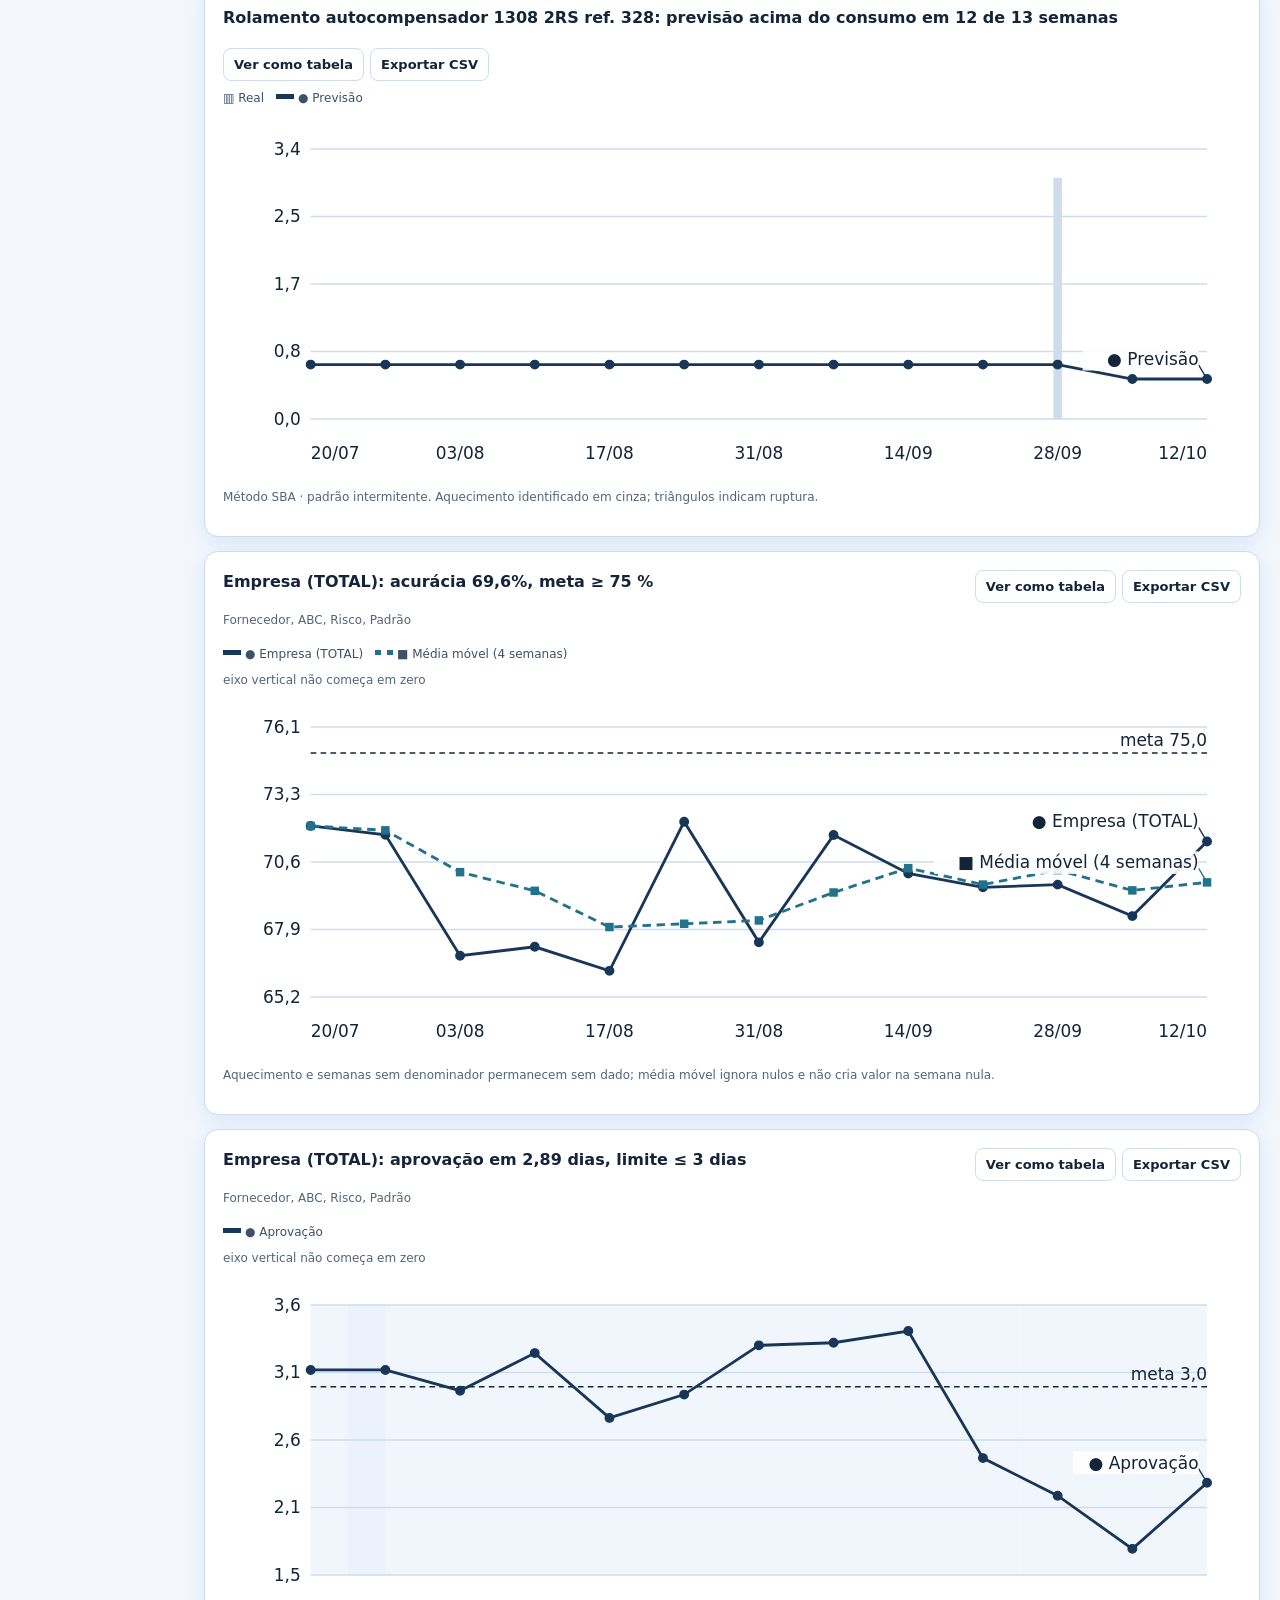
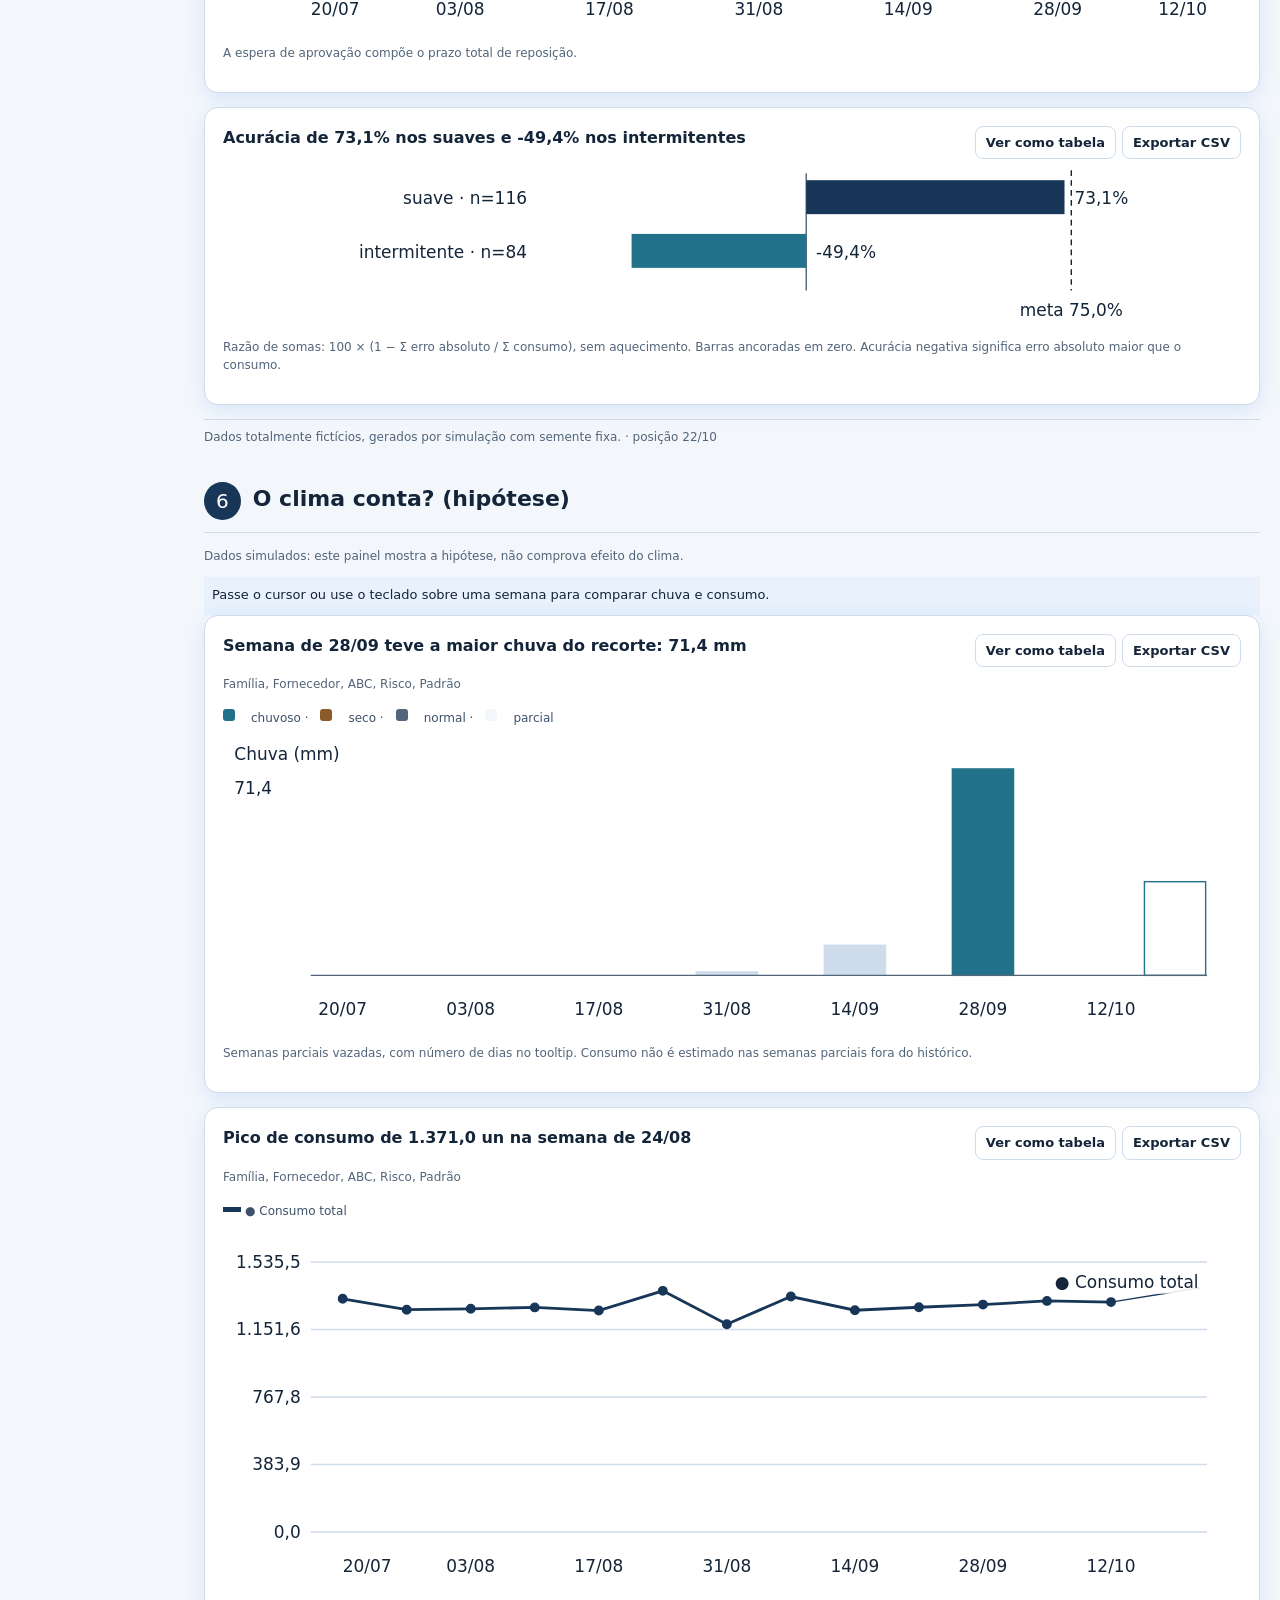
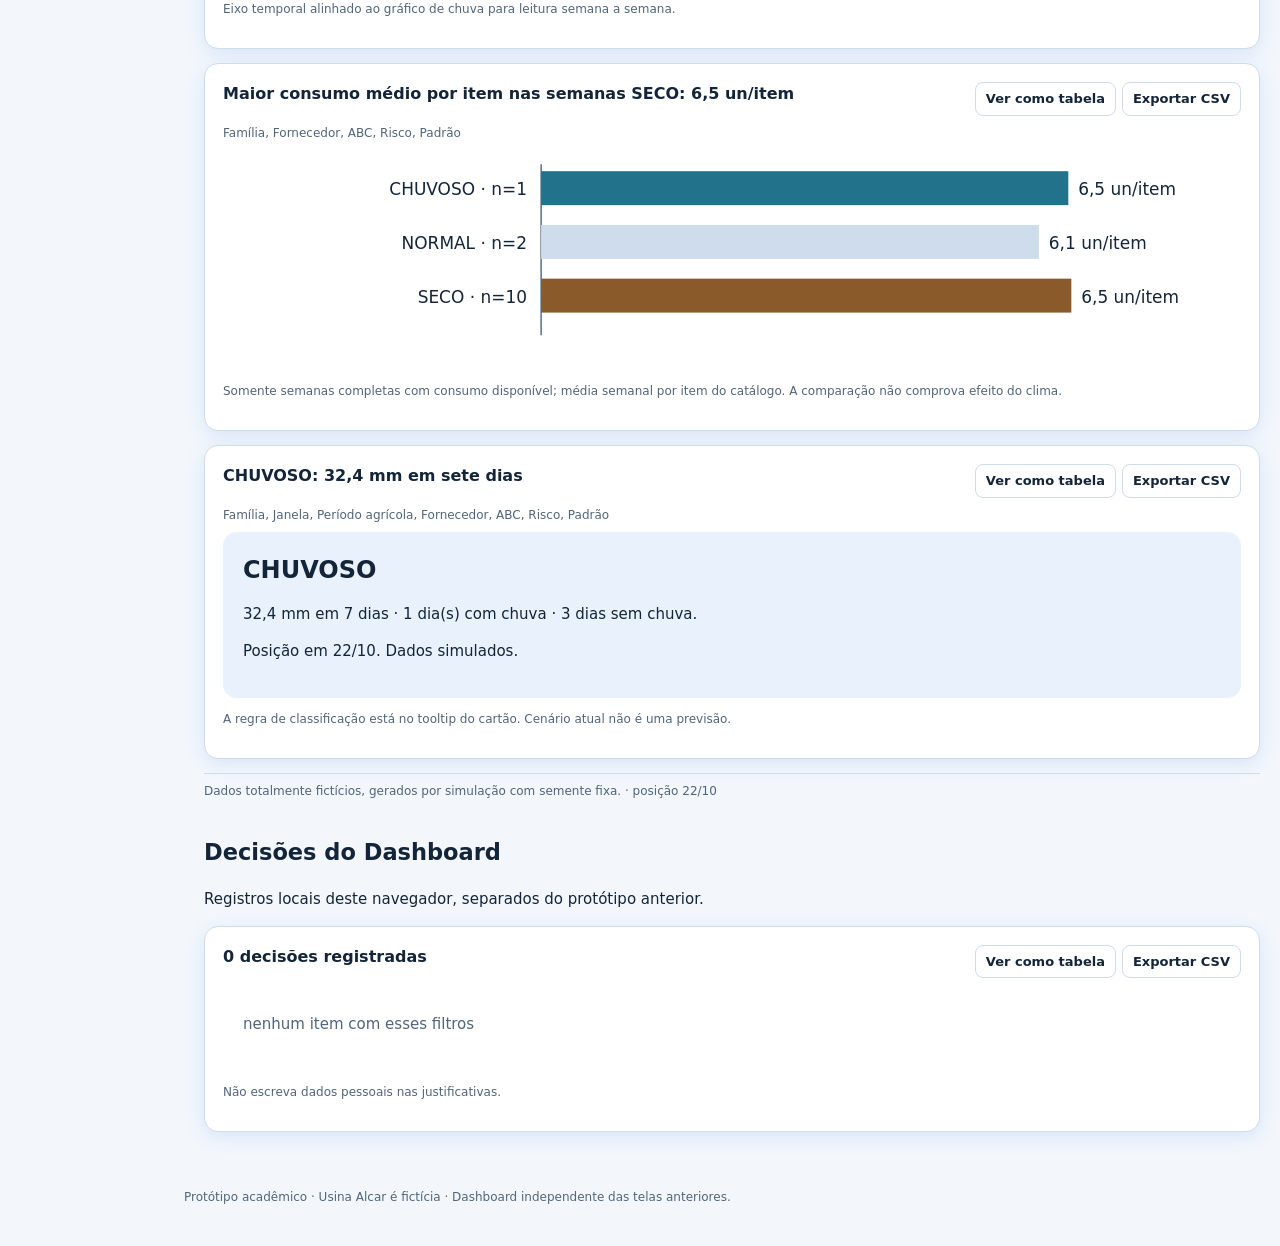
<file: dashboard.html>
<!doctype html>
<html lang="pt-BR"><head><meta charset="utf-8"><meta name="viewport" content="width=device-width,initial-scale=1"><title>Dashboard · SAD Usina Alcar</title><link rel="icon" href="data:,"><link rel="stylesheet" href="dashboard/tokens.css"><link rel="stylesheet" href="css/navegacao.css"></head><body>
<header class="topo"><div class="wrap"><div class="topo-titulos"><h1>Dashboard · Suprimentos da Usina Alcar</h1><p>Seis perguntas para apoiar a decisão · dados fictícios</p></div><nav class="navegacao" aria-label="Navegação principal"><a href="index.html">Home</a><a href="compras.html">Compras</a><a href="decisoes.html">Decisões</a><a href="dashboard.html" aria-current="page">Dashboard</a></nav><nav id="dashboard-panel-nav" class="panel-nav" aria-label="Seções do Dashboard"></nav></div></header>
<div id="loading" class="wrap loading" role="status">Carregando contrato de dados…</div>
<div id="filters" class="filters" hidden></div><p class="glossario">Símbolos: ● dentro da meta · ◆ fora da meta · ▲ melhora · ▼ piora · ■ estável</p><main id="dashboard" class="wrap" hidden></main>
<dialog id="detail" aria-label="Detalhe do item"></dialog><dialog id="decision" aria-labelledby="decision-title"></dialog>
<div id="tooltip" class="tooltip" role="tooltip" hidden></div><div id="message" class="sr-only" role="status" aria-live="polite"></div>
<footer class="wrap site-footer">Protótipo acadêmico · Usina Alcar é fictícia · Dashboard independente das telas anteriores.</footer><script src="dashboard/iniciar.js"></script><script src="js/cabecalho.js"></script></body></html>
</file>
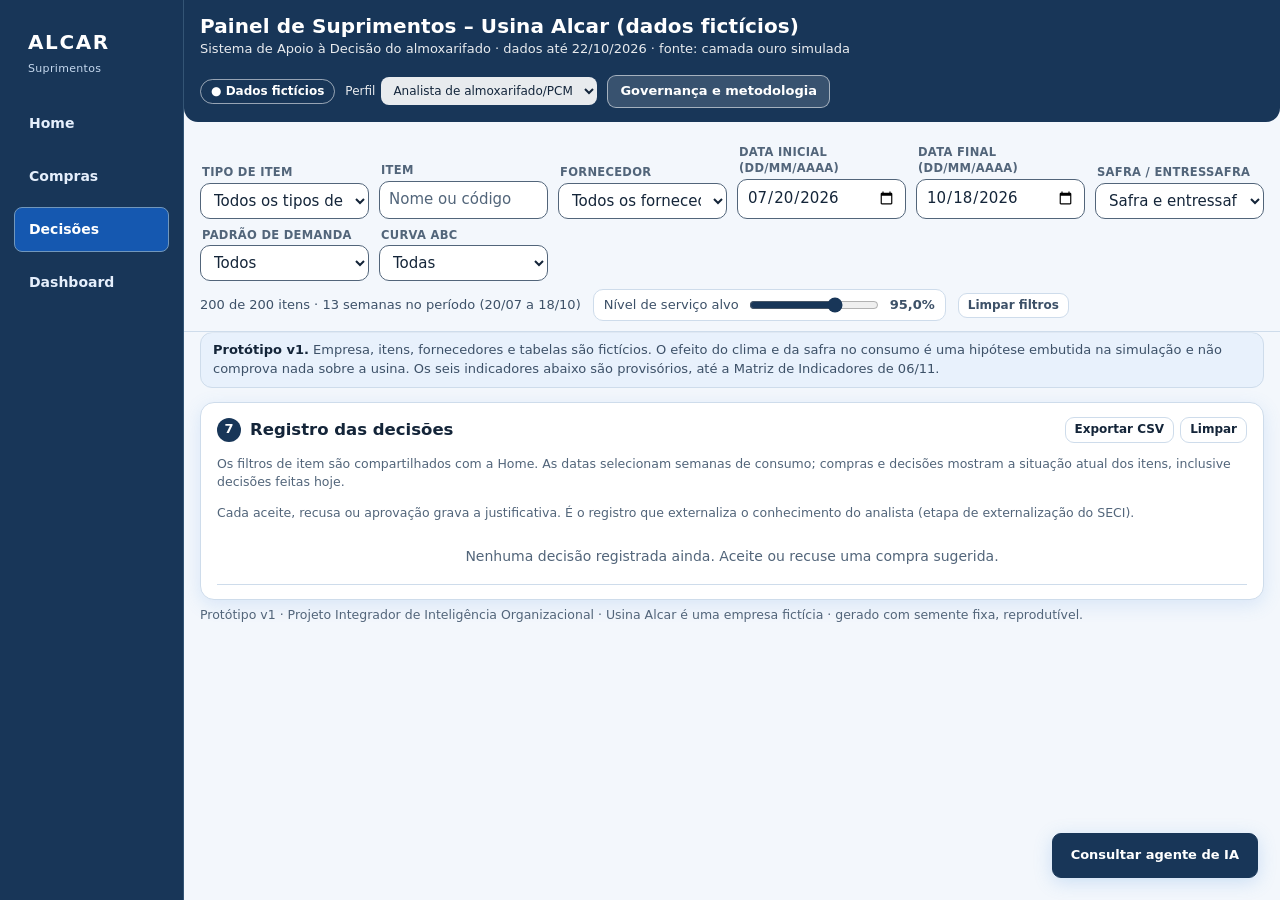
<file: decisoes.html>
<!doctype html>
<html lang="pt-BR">
<head>
<meta charset="utf-8">
<meta name="viewport" content="width=device-width, initial-scale=1">
<title>Painel de Suprimentos – Usina Alcar (dados fictícios)</title>
<link rel="stylesheet" href="css/styles.css"><link rel="stylesheet" href="css/interface.css"><link rel="stylesheet" href="css/controles.css"><link rel="stylesheet" href="css/kpi-tooltips.css"><link rel="stylesheet" href="css/chat-consulta.css">
<link rel="icon" href="data:,">
<link rel="stylesheet" href="css/navegacao.css">
</head>
<body data-pagina="decisoes">

<header class="topo">
  <div class="wrap">
    <div>
      <h1>Painel de Suprimentos – Usina Alcar (dados fictícios)</h1>
      <div class="sub">Sistema de Apoio à Decisão do almoxarifado · dados até 22/10/2026 · fonte: camada ouro simulada</div>
    </div>
    <div class="acoes">
      <span class="pill" title="Todos os dados são simulados">● Dados fictícios</span>
      <label>Perfil
        <select id="perfil" aria-label="Perfil de acesso">
          <option value="analista">Analista de almoxarifado/PCM</option>
          <option value="compras">Setor de compras</option>
          <option value="gestor">Gestor de suprimentos</option>
        </select>
      </label>
      <button class="btn claro" id="bt-sobre">Governança e metodologia</button>
    </div>
  </div>
<nav class="wrap navegacao" aria-label="Navegação principal"><a href="index.html" data-pagina="home">Home</a><a href="compras.html" data-pagina="compras">Compras</a><a href="decisoes.html" data-pagina="decisoes">Decisões</a><a href="dashboard.html">Dashboard</a></nav></header>

<div class="filtros" role="region" aria-label="Filtros do painel">
  <div class="wrap">
    <div class="linha-filtros">
      <div class="campo"><label for="f-fam">Tipo de item</label><select id="f-fam"></select></div>
      <div class="campo"><label for="f-item">Item</label><input id="f-item" list="dl-itens" placeholder="Nome ou código" autocomplete="off"><datalist id="dl-itens"></datalist></div>
      <div class="campo"><label for="f-forn">Fornecedor</label><select id="f-forn"></select></div>
      <div class="campo"><label for="f-inicio">Data inicial (dd/mm/aaaa)</label><input id="f-inicio" type="date" required></div><div class="campo"><label for="f-fim">Data final (dd/mm/aaaa)</label><input id="f-fim" type="date" required></div>
      <div class="campo"><label for="f-safra">Safra / entressafra</label>
        <select id="f-safra">
          <option value="">Safra e entressafra</option>
          <option value="safra">Safra (abril a novembro)</option>
          <option value="entre">Entressafra (jan. a mar.)</option>
        </select></div>
      <div class="campo"><label for="f-pad">Padrão de demanda</label>
        <select id="f-pad">
          <option value="">Todos</option><option>regular</option><option>intermitente</option><option>muito intermitente</option><option>sazonal</option>
        </select></div>
      <div class="campo"><label for="f-abc">Curva ABC</label>
        <select id="f-abc"><option value="">Todas</option><option>A</option><option>B</option><option>C</option></select></div>
    </div>
    <div class="resumo-filtros">
      <span id="res-filtros" class="num" aria-live="polite"></span>
      <label class="nivel" title="Simulação: altera z do estoque de segurança e recalcula pontos de pedido e riscos">Nível de serviço alvo
        <input type="range" id="f-nivel" min="85" max="99.5" step="0.5" value="95" aria-label="Nível de serviço alvo"><b id="v-nivel" class="num">95%</b>
      </label>
      <button class="btn peq" id="bt-limpar">Limpar filtros</button>
    </div>
  </div>
</div>

<main class="wrap">
  <div class="aviso"><b>Protótipo v1.</b> Empresa, itens, fornecedores e tabelas são fictícios. O efeito do clima e da safra no consumo é uma hipótese embutida na simulação e não comprova nada sobre a usina. Os seis indicadores abaixo são provisórios, até a Matriz de Indicadores de 06/11.</div>

  <section data-vista="home" class="kpis" id="kpis" aria-label="Indicadores"></section>

  <section data-vista="home" class="cartao resumo-compras"><h2>Compras sugeridas</h2><p id="resumo-compras"></p><a class="btn pri" href="compras.html">Ver itens das compras sugeridas</a></section><div class="grade">
    <section data-vista="home" class="cartao c-8" aria-labelledby="t1">
      <div class="cab">
        <h2 id="t1"><span class="n">1</span>Consumo real × previsto, por semana</h2>
        <div class="ferr">
          <div class="seg" role="group" aria-label="Unidade"><button data-m="un" aria-pressed="true">Unidades</button><button data-m="rs" aria-pressed="false">R$</button></div>
          <button class="btn peq" id="bt-excel">Exportar Excel</button><button class="btn peq" id="tb-main">Ver tabela</button>
        </div>
      </div>
      <div class="leg" id="leg-main"></div>
      <div class="chart" id="ch-main"></div>
      <p class="nota" id="nt-main"></p>
    </section>

    <section data-vista="home" class="cartao c-4 dest clima" aria-labelledby="t2">
      <div class="cab" style="justify-content:space-between">
        <h2 id="t2"><span class="n">2</span>Cenário climático</h2>
        <button class="btn peq" id="bt-mapa" aria-pressed="false">Ver mapa</button><select id="sel-clima" aria-label="Semana de referência do cenário"></select>
      </div>
      <div id="clima-corpo"></div>
    </section>

    <section data-vista="home" class="cartao c-12" aria-labelledby="t3">
      <div class="cab">
        <h2 id="t3"><button class="seta-secao" data-recolher="risco-conteudo" data-titulo="Risco de ruptura por item" aria-expanded="true" aria-controls="risco-conteudo" aria-label="Recolher Risco de ruptura por item"><svg viewBox="0 0 24 24" aria-hidden="true" focusable="false"><path d="m6 9 6 6 6-6" fill="none" stroke="currentColor" stroke-width="2" stroke-linecap="round" stroke-linejoin="round"/></svg></button><span class="n">3</span>Risco de ruptura por item</h2>
        <div class="ferr" id="chips-risco" role="group" aria-label="Filtro por risco"></div>
      </div>
      <div id="risco-conteudo"><p class="nota" style="margin:0 0 6px">Situação em 22/10/2026. Não depende do período escolhido. Clique em um item para ver o cálculo.</p>
      <div class="rolar" style="max-height:470px;overflow:auto"><table id="tb-risco"></table></div>
      <div style="margin-top:8px"><button class="btn peq" id="bt-mais">Mostrar mais</button> <span class="nota" id="nt-risco"></span></div>
    </div></section>

    <section data-vista="compras" class="cartao c-12" aria-labelledby="t4">
      <div class="cab"><h2 id="t4"><span class="n">4</span>Compras sugeridas</h2><span class="nota" id="nt-compras"></span></div>
      <div id="compras-corpo"></div>
    </section>

    <section data-vista="home" class="cartao c-12" aria-labelledby="t5">
      <div class="cab"><h2 id="t5"><button class="seta-secao" data-recolher="bench-conteudo" data-titulo="Benchmarking e tendências" aria-expanded="true" aria-controls="bench-conteudo" aria-label="Recolher Benchmarking e tendências"><svg viewBox="0 0 24 24" aria-hidden="true" focusable="false"><path d="m6 9 6 6 6-6" fill="none" stroke="currentColor" stroke-width="2" stroke-linecap="round" stroke-linejoin="round"/></svg></button><span class="n">5</span>Benchmarking e tendências</h2><span class="nota">Referências setoriais fictícias, a validar na Matriz de Indicadores.</span></div>
      <div id="bench-conteudo"><div class="abas" role="tablist" id="abas">
        <button role="tab" data-t="forn" aria-selected="true">Fornecedores</button>
        <button role="tab" data-t="rup" aria-selected="false">Ruptura vs. referência</button>
        <button role="tab" data-t="prev" aria-selected="false">Métodos de previsão</button>
      </div>
      <div id="bench-corpo"></div></div>
    </section>

    <section id="dg-agente" role="region" aria-labelledby="t6" hidden><div class="dc"><button class="btn peq fecha" id="fx-agente" aria-label="Fechar consulta de IA">Fechar</button>
      <div class="cab"><h2 id="t6"><span class="n">6</span>Agente de IA de consulta</h2></div>
      <p class="nota" style="margin:0 0 6px">No protótipo, as respostas vêm de regras locais. No sistema, o acervo (RAG) responde às perguntas conceituais e funções somente leitura consultam a camada ouro.</p>
      <div class="chat" id="chat" aria-live="polite" tabindex="0"></div>
      <form class="form-chat" id="form-chat"><input id="q" aria-label="Pergunta ao agente" placeholder="Pergunte, por exemplo: como calcular o estoque de segurança?" autocomplete="off"><button class="btn pri" type="submit">Enviar</button></form>
      <div class="sugs" id="sugs"></div></div></section>

    <section data-vista="decisoes" class="cartao c-12" aria-labelledby="t7">
      <div class="cab"><h2 id="t7"><span class="n">7</span>Registro das decisões</h2>
        <div class="ferr"><button class="btn peq" id="bt-csv">Exportar CSV</button><button class="btn peq" id="bt-zerar">Limpar</button></div></div>
      <p class="nota">Os filtros de item são compartilhados com a Home. As datas selecionam semanas de consumo; compras e decisões mostram a situação atual dos itens, inclusive decisões feitas hoje.</p><p class="nota" style="margin:0 0 6px">Cada aceite, recusa ou aprovação grava a justificativa. É o registro que externaliza o conhecimento do analista (etapa de externalização do SECI).</p>
      <div style="max-height:360px;overflow:auto"><table id="tb-log"></table></div>
    </section>
  </div>
  <footer>Protótipo v1 · Projeto Integrador de Inteligência Organizacional · Usina Alcar é uma empresa fictícia · gerado com semente fixa, reprodutível.</footer>
</main>

<dialog id="dg-item" class="gaveta" aria-label="Detalhe do item"><div class="dc" id="dg-item-c"></div></dialog>
<dialog id="dg-sobre" aria-label="Governança e metodologia"><div class="dc" id="dg-sobre-c"></div></dialog>
<button class="btn pri agente-abrir" id="bt-agente" aria-expanded="false" aria-controls="dg-agente">Consultar agente de IA</button><div class="toast" id="toast" role="status"></div>

<script src="js/dados.js"></script>
<script src="js/app.js"></script><script src="js/interface.js"></script>
<script src="js/cabecalho.js"></script></body>
</html>
</file>
<file: css/styles.css>
:root{
  --oliva:#183658; --oliva-claro:#E8F1FC; --fundo:#F3F7FC; --tinta:#142539;
  --cinza:#52657A; --cinza-2:#3D5168; --borda:#CEDCEB; --branco:#fff;
  --crit:#B3261E; --aten:#C98A00; --ok:#32624B;
  --raio:14px; --sombra:0 5px 18px rgba(84,151,225,.17);
  --fonte:"Segoe UI",system-ui,-apple-system,Roboto,"Helvetica Neue",Arial,sans-serif;
}
*{box-sizing:border-box}
html{scroll-behavior:smooth}
body{margin:0;background:var(--fundo);color:var(--tinta);font:15px/1.45 var(--fonte);-webkit-font-smoothing:antialiased}
button,input,select,textarea{font:inherit;color:inherit}
:focus-visible{outline:2px solid var(--tinta);outline-offset:2px;border-radius:6px}
.wrap{max-width:1360px;margin:0 auto;padding:0 16px}
.num{font-variant-numeric:tabular-nums}
.sr{position:absolute;width:1px;height:1px;overflow:hidden;clip:rect(0 0 0 0);white-space:nowrap}
[hidden]{display:none!important}

/* topo */
.topo{background:var(--oliva);color:#fff;border-radius:0 0 var(--raio) var(--raio)}
.topo .wrap{display:flex;gap:16px;align-items:center;justify-content:space-between;flex-wrap:wrap;padding-top:14px;padding-bottom:14px}
.topo h1{font-size:20px;line-height:1.2;margin:0;font-weight:700;letter-spacing:.1px}
.topo .sub{font-size:13px;opacity:.9;margin-top:2px}
.topo .acoes{display:flex;gap:10px;align-items:center;flex-wrap:wrap}
.pill{display:inline-flex;align-items:center;gap:6px;border:1px solid rgba(255,255,255,.55);border-radius:999px;padding:3px 10px;font-size:12px;font-weight:600}
.topo label{font-size:12px;opacity:.9;display:flex;gap:6px;align-items:center}
.topo select{background:#fff;color:var(--tinta);border:0;border-radius:8px;padding:6px 8px}
.btn{border:1px solid var(--borda);background:#fff;border-radius:9px;padding:6px 12px;cursor:pointer;font-weight:600;font-size:13px}
.btn:hover{background:var(--fundo)}
.btn.pri{background:var(--oliva);border-color:var(--oliva);color:#fff}
.btn.pri:hover{filter:brightness(1.12);background:var(--oliva)}
.btn.claro{background:rgba(255,255,255,.14);color:#fff;border-color:rgba(255,255,255,.55)}
.btn.claro:hover{background:rgba(255,255,255,.26)}
.btn[disabled]{opacity:.45;cursor:not-allowed}
.btn.peq{padding:3px 9px;font-size:12px}

/* filtros */
.filtros{position:sticky;top:0;z-index:20;background:var(--fundo);backdrop-filter:blur(4px);border-bottom:1px solid var(--borda);margin-top:12px}
.filtros .wrap{padding-top:10px;padding-bottom:10px}
.linha-filtros{display:grid;grid-template-columns:repeat(auto-fit,minmax(150px,1fr));gap:8px 10px;align-items:end}
.campo label{display:block;font-size:11.5px;color:var(--cinza);font-weight:600;margin:0 0 2px 2px;text-transform:uppercase;letter-spacing:.3px}
.campo select,.campo input{width:100%;border:1.5px solid var(--cinza);border-radius:10px;background:#fff;padding:7px 9px;min-height:36px}
.campo input::placeholder{color:var(--cinza)}
.resumo-filtros{display:flex;gap:12px;align-items:center;flex-wrap:wrap;margin-top:8px;font-size:13px;color:var(--cinza-2)}
.nivel{display:flex;align-items:center;gap:8px;background:#fff;border:1.5px solid var(--borda);border-radius:10px;padding:5px 10px}
.nivel input[type=range]{accent-color:var(--oliva);width:130px}
.nivel b{min-width:46px;text-align:right}

main{padding:16px 0 40px}
.aviso{background:var(--oliva-claro);border:1px solid var(--borda);border-radius:12px;padding:8px 12px;font-size:13px;color:var(--cinza-2);margin-bottom:14px}
.aviso b{color:var(--tinta)}

/* KPIs */
.kpis{display:grid;grid-template-columns:repeat(auto-fit,minmax(190px,1fr));gap:12px;margin-bottom:14px}
.kpi{background:#fff;border:1px solid var(--borda);border-radius:var(--raio);padding:12px 14px;box-shadow:var(--sombra);display:flex;flex-direction:column;gap:2px;min-height:128px}
.kpi .rot{font-size:12px;font-weight:700;color:var(--cinza);text-transform:uppercase;letter-spacing:.3px}
.kpi .val{font-size:30px;font-weight:700;line-height:1.1;margin-top:2px}
.kpi .val small{font-size:14px;font-weight:600;color:var(--cinza-2);margin-left:3px}
.kpi .det{font-size:12.5px;color:var(--cinza-2)}
.kpi .delta{font-size:12.5px;font-weight:600}
.kpi svg{margin-top:auto;display:block}
.melhor{color:var(--oliva)}
.pior{color:var(--crit)}
.neutro{color:var(--cinza-2)}

/* grade */
.grade{display:grid;grid-template-columns:repeat(12,1fr);gap:14px}
.cartao{background:#fff;border:1.5px solid var(--borda);border-radius:var(--raio);padding:14px 16px;box-shadow:var(--sombra);min-width:0}
.cartao.dest{background:var(--oliva-claro);border:2px solid var(--oliva)}
.cartao h2{font-size:16.5px;margin:0;display:flex;align-items:center;gap:9px}
.cab{display:flex;justify-content:space-between;align-items:center;gap:10px;margin-bottom:8px;flex-wrap:wrap}
.cab .ferr{display:flex;gap:6px;align-items:center;flex-wrap:wrap}
.n{display:inline-grid;place-items:center;width:24px;height:24px;border-radius:50%;background:var(--oliva);color:#fff;font-size:13px;font-weight:700;flex:none}
.nota{font-size:12.5px;color:var(--cinza)}
.c-8{grid-column:span 8}.c-4{grid-column:span 4}.c-12{grid-column:span 12}.c-7{grid-column:span 7}.c-5{grid-column:span 5}
@media (max-width:1100px){.c-8,.c-4,.c-7,.c-5{grid-column:span 12}}

.seg{display:inline-flex;border:1.5px solid var(--cinza);border-radius:9px;overflow:hidden}
.seg button{border:0;background:#fff;padding:4px 10px;cursor:pointer;font-size:12.5px;font-weight:600}
.seg button[aria-pressed=true]{background:var(--oliva);color:#fff}

/* gráficos */
.leg{display:flex;gap:14px;flex-wrap:wrap;font-size:12.5px;color:var(--cinza-2);margin:2px 0 6px}
.leg span{display:inline-flex;align-items:center;gap:6px}
.chart{position:relative}
.chart svg{display:block;width:100%;height:auto;overflow:visible}
.chart .tip{position:absolute;pointer-events:none;background:#fff;border:1px solid var(--cinza);border-radius:10px;padding:7px 10px;font-size:12.5px;box-shadow:var(--sombra);z-index:5;min-width:150px;max-width:250px}
.chart .tip b{display:block;margin-bottom:3px}
.chart .tip i{display:inline-block;width:14px;height:0;border-top:3px solid;margin-right:6px;vertical-align:middle}
.chart .tip .lin{display:flex;justify-content:space-between;gap:10px}
.chart .tabela{max-height:300px;overflow:auto}
table{border-collapse:collapse;width:100%}
th,td{padding:7px 8px;text-align:left;border-bottom:1px solid var(--borda);font-size:13.5px;vertical-align:middle}
th{font-size:12px;color:var(--cinza);text-transform:uppercase;letter-spacing:.3px;font-weight:700;background:#fff;position:sticky;top:0}
th.ord{cursor:pointer;user-select:none}
th.ord:hover{color:var(--tinta)}
td.r,th.r{text-align:right}
tbody tr.clicavel{cursor:pointer}
tbody tr.clicavel:hover{background:var(--fundo)}
tbody tr.sel{background:var(--oliva-claro)}
.rolar{overflow-x:auto}

/* clima */
.clima{text-align:center}
.clima .estado{font-size:44px;font-weight:800;color:var(--oliva);letter-spacing:1px;line-height:1.05;margin:4px 0 0;display:flex;gap:10px;justify-content:center;align-items:center}
.clima .dias{font-size:19px;font-weight:700;margin:2px 0}
.clima .linha{font-size:13.5px;color:var(--cinza-2)}
.clima .msg{margin:10px 0 6px;font-size:14.5px}
.clima .mini{display:grid;grid-template-columns:repeat(3,1fr);gap:6px;margin:10px 0}
.clima .mini div{background:#fff;border:1px solid var(--borda);border-radius:10px;padding:5px}
.clima .mini b{display:block;font-size:17px}
.clima .mini span{font-size:11.5px;color:var(--cinza-2)}
.clima select{border:1.5px solid var(--cinza);border-radius:9px;padding:4px 8px;background:#fff;font-size:12.5px}

/* risco */
.chip{display:inline-flex;gap:6px;align-items:center;border:1.5px solid var(--cinza);border-radius:999px;background:#fff;padding:3px 11px;font-size:12.5px;font-weight:600;cursor:pointer}
.chip[aria-pressed=true]{background:var(--oliva);border-color:var(--oliva);color:#fff}
.st{display:inline-flex;align-items:center;gap:6px;font-weight:600;font-size:12.5px;white-space:nowrap}
.st svg{flex:none}
.barra{height:8px;border-radius:4px;background:var(--borda);position:relative;min-width:60px}
.barra i{position:absolute;left:0;top:0;bottom:0;border-radius:4px;background:var(--oliva)}
.barra u{position:absolute;top:-3px;bottom:-3px;width:2px;background:var(--tinta)}

/* compras */
.compra{display:grid;grid-template-columns:1fr auto;gap:4px 10px;padding:9px 0;border-bottom:1px solid var(--borda)}
.compra .nm{font-weight:600;font-size:14px}
.compra .sub{font-size:12.5px;color:var(--cinza-2)}
.compra .bts{display:flex;gap:6px;align-items:center}
.compra input{grid-column:1 / -1;border:1.5px solid var(--borda);border-radius:8px;padding:5px 9px;font-size:13px;background:#fff}
.compra input.erro{border-color:var(--crit);box-shadow:0 0 0 2px rgba(179,38,30,.15)}
.lista-compras{max-height:430px;overflow:auto}
.vazio{padding:18px 6px;text-align:center;color:var(--cinza);font-size:14px}

/* abas */
.abas{display:flex;gap:4px;border-bottom:1.5px solid var(--borda);margin-bottom:10px;flex-wrap:wrap}
.abas button{border:0;background:none;padding:8px 14px;font-weight:700;font-size:14px;color:var(--cinza);cursor:pointer;border-bottom:3px solid transparent;margin-bottom:-1.5px}
.abas button[aria-selected=true]{color:var(--tinta);border-bottom-color:var(--oliva)}
.duas{display:grid;grid-template-columns:minmax(0,1.1fr) minmax(0,1fr);gap:18px}
.duas>div{min-width:0}
#tb-fam,#tb-met{overflow-x:auto}
@media (max-width:1000px){.duas{grid-template-columns:minmax(0,1fr)}}
.tend{font-weight:700;font-size:12.5px;white-space:nowrap}

/* agente */
.chat{border:1.5px solid var(--borda);border-radius:12px;background:var(--fundo);padding:10px;max-height:340px;overflow:auto;display:flex;flex-direction:column;gap:8px}
.msg-u{align-self:flex-end;background:var(--oliva);color:#fff;border-radius:12px 12px 2px 12px;padding:7px 12px;max-width:80%}
.msg-a{align-self:flex-start;background:#fff;border:1px solid var(--borda);border-radius:12px 12px 12px 2px;padding:9px 12px;max-width:92%}
.msg-a p{margin:0 0 6px}.msg-a ul{margin:4px 0 6px 18px;padding:0}
.msg-a .meta{font-size:11.5px;color:var(--cinza);border-top:1px dashed var(--borda);padding-top:4px;margin-top:4px}
.form-chat{display:flex;gap:8px;margin-top:8px}
.form-chat input{flex:1;border:1.5px solid var(--cinza);border-radius:10px;padding:9px 12px;background:#fff}
.sugs{display:flex;gap:6px;flex-wrap:wrap;margin-top:8px}

/* diálogos */
dialog{border:0;border-radius:16px;padding:0;max-width:min(860px,94vw);width:100%;box-shadow:0 18px 60px rgba(8,15,15,.35);color:var(--tinta)}
dialog::backdrop{background:rgba(8,15,15,.45)}
dialog .dc{padding:18px 22px 22px;max-height:84vh;overflow:auto}
dialog h3{margin:14px 0 4px;font-size:15.5px}
dialog p,dialog li{font-size:14px}
dialog.gaveta{margin:0 0 0 auto;height:100vh;max-height:100vh;border-radius:16px 0 0 16px;max-width:min(560px,100vw)}
dialog.gaveta .dc{max-height:100vh;height:100vh}
.fecha{float:right}
.par{display:grid;grid-template-columns:auto 1fr;gap:3px 12px;font-size:13.5px;margin:6px 0}
.par dt{color:var(--cinza)}.par dd{margin:0;font-weight:600}
.formula{background:var(--fundo);border:1px solid var(--borda);border-radius:10px;padding:8px 12px;font-size:13.5px;margin:6px 0}
.toast{position:fixed;left:50%;bottom:22px;transform:translateX(-50%);background:var(--tinta);color:#fff;padding:9px 16px;border-radius:10px;font-size:13.5px;z-index:99;opacity:0;pointer-events:none;transition:opacity .2s}
.toast.on{opacity:1}
footer{color:var(--cinza);font-size:12.5px;padding:6px 0 30px}
@media (prefers-reduced-motion:reduce){html{scroll-behavior:auto}.toast{transition:none}}
@media print{.filtros{position:static}.btn,.abas,.form-chat{display:none}}
</file>
<file: css/interface.css>
.topo{position:sticky;top:0;z-index:30}
.filtros{top:var(--altura-topo,0px)}
main [id]{scroll-margin-top:calc(var(--altura-topo,0px) + var(--altura-filtros,0px) + 16px)}
.topo .navegacao{display:flex;justify-content:flex-start;align-items:center;gap:8px;flex-wrap:wrap;padding:0 20px 12px}
.navegacao a{color:white;text-decoration:none;padding:8px 14px;border-radius:8px;font-weight:400;line-height:1.5}
.navegacao a:hover,.navegacao a[aria-current]{background:white;color:var(--oliva)}
.resumo-compras{margin:16px 0;display:flex;align-items:center;gap:18px;flex-wrap:wrap}
.resumo-compras h2,.resumo-compras p{margin:0}
a.btn{display:inline-block;text-decoration:none}
.agente-abrir{position:fixed;bottom:22px;right:22px;z-index:20;box-shadow:0 4px 18px rgba(84,151,225,.25);padding:12px 18px}
.mapa{margin:0}.mapa svg{width:100%;display:block}.mapa figcaption{margin-top:8px}
#dg-agente{width:min(760px,95vw)}#dg-agente .chat{height:min(45vh,420px)}
body{padding-bottom:65px}.campo input[type=date]{max-width:100%;min-width:145px}
body[data-pagina=compras] .lista-compras{max-height:none}
@media(max-width:600px){.filtros{position:static}.resumo-compras{display:block}.resumo-compras p{margin:10px 0}.agente-abrir{bottom:12px;right:12px}.cab{flex-wrap:wrap}}
@media(max-width:500px){.topo .navegacao{padding-right:12px;padding-left:12px}}
</file>
<file: css/controles.css>
.seta-secao{display:inline-flex;align-items:center;justify-content:center;border:1px solid var(--borda);background:var(--branco);border-radius:8px;padding:5px;min-width:32px;min-height:32px;cursor:pointer;flex:none}
.seta-secao svg{width:18px;height:18px;transition:transform .15s}
.seta-secao[aria-expanded=false] svg{transform:rotate(-90deg)}
@media(prefers-reduced-motion:reduce){.seta-secao svg{transition:none}}
</file>
<file: css/kpi-tooltips.css>
.kpi .kpi-titulo{display:flex;align-items:flex-start;justify-content:space-between;gap:8px}
.kpi-ajuda{display:inline-flex;flex:none;text-transform:none;letter-spacing:normal}
.kpi-info{display:inline-flex;align-items:center;justify-content:center;width:24px;height:24px;padding:0;border:1px solid var(--cinza-2);border-radius:50%;background:var(--fundo);color:var(--cinza);font:700 14px Georgia,serif;cursor:help}
.kpi-info:hover,.kpi-info[aria-expanded=true]{background:var(--cinza);color:#fff}
.kpi-info:focus-visible{outline:3px solid var(--oliva);outline-offset:3px}
.kpi-tooltip{position:fixed;z-index:100;display:block;box-sizing:border-box;width:min(360px,calc(100vw - 24px));max-height:calc(100vh - 24px);overflow:auto;padding:14px 16px;border:1px solid var(--borda);border-radius:10px;background:#fff;color:var(--cinza);box-shadow:0 6px 24px rgba(84,151,225,.25);font-size:13px;font-weight:400;line-height:1.5;text-align:left}
.kpi-tooltip[hidden]{display:none}
.kpi-tooltip strong,.kpi-tooltip b,.kpi-tooltip span{display:block}
.kpi-tooltip strong{font-size:14px;margin-bottom:6px}
.kpi-tooltip b{margin-top:9px;margin-bottom:3px}
</file>
<file: css/chat-consulta.css>
#dg-agente{position:fixed;bottom:76px;right:22px;z-index:40;width:min(460px,calc(100vw - 32px));height:min(620px,70dvh);max-height:calc(100dvh - 100px);background:var(--branco);border:1px solid var(--borda);border-radius:16px;box-shadow:0 12px 36px rgba(84,151,225,.25)}
#dg-agente .dc{display:flex;flex-direction:column;gap:8px;height:100%;min-height:0;padding:16px;overflow:auto}
#dg-agente .fecha{position:absolute;top:16px;right:16px;float:none}
#dg-agente .cab{padding-right:64px;margin:0}
#dg-agente h2{display:flex;align-items:center;gap:8px;font-size:16px;margin:0}
#dg-agente .nota{font-size:12px}
#dg-agente .chat{flex:1 1 auto;height:auto;min-height:100px;max-height:none;overflow:auto;overflow-wrap:anywhere}
#dg-agente .form-chat{flex-shrink:0;margin:0}
#dg-agente .form-chat input{min-width:0;width:100%;padding:9px}
#dg-agente .sugs{flex-shrink:0;margin:0}
#dg-agente .sugs button{white-space:normal;text-align:left}
@media(max-width:600px){#dg-agente{bottom:66px;right:12px;width:calc(100vw - 24px);max-height:calc(100dvh - 84px)}#dg-agente .dc{padding:12px}#dg-agente .fecha{top:12px;right:12px}}
@media print{#dg-agente{display:none}}
</file>
<file: css/navegacao.css>
:root{--largura-menu:184px;--azul-selecao:#1558B0}
body{padding-left:var(--largura-menu)}
.sidebar{position:fixed;inset:0 auto 0 0;width:var(--largura-menu);z-index:50;background:#183658;color:#fff;padding:28px 14px;border-right:1px solid #345575;overflow-y:auto}
.sidebar-brand{display:block;padding:0 14px 24px;font-size:20px;font-weight:700;letter-spacing:.08em;color:#fff}
.sidebar-brand small{display:block;margin-top:4px;font-size:11px;font-weight:400;letter-spacing:.03em;color:#C5D8EE}
.sidebar .navegacao{display:flex;flex-direction:column;align-items:stretch;gap:8px;width:100%;padding:0;margin:0}
.sidebar .navegacao a{display:block;padding:11px 14px;border-radius:8px;color:#E5EFFC;text-decoration:none;font:600 14px/1.5 "Segoe UI",system-ui,sans-serif;border:1px solid transparent}
.sidebar .navegacao a:hover{background:#264C76;color:#fff}
.sidebar .navegacao a[aria-current="page"]{background:var(--azul-selecao);color:#fff;border-color:#7197BC}
.menu-toggle{display:none}
.topo .panel-nav{padding-top:4px;padding-bottom:4px}
.topo .panel-nav ol{gap:8px;padding:0;margin:0;display:flex;flex-wrap:wrap;list-style:none}
.topo .panel-nav li{display:flex;align-items:center;gap:8px;max-width:100%}
.topo .panel-nav li > span{color:#C5D8EE;font-size:20px;font-weight:700}
.topo .panel-nav a{display:block;padding:8px 12px;border:1px solid #B9D0ED;border-radius:8px;background:#E8F1FC;color:#183658;font-size:13px;font-weight:600;text-decoration:none;line-height:1.5}
.topo .panel-nav a:hover{background:#CFE1F8}
.topo .panel-nav a[aria-current="location"]{background:var(--azul-selecao);border-color:#8BB9F4;color:#fff;box-shadow:inset 0 -3px 0 #8BB9F4}
.sidebar a:focus-visible,.menu-toggle:focus-visible,.topo .panel-nav a:focus-visible{outline:3px solid #92C7FF;outline-offset:3px}
@media(max-width:850px){
 body{padding-left:0}
 .sidebar{display:none;top:54px;bottom:0;box-shadow:8px 0 24px #14253933}
 body.menu-open .sidebar{display:block}
 .menu-toggle{display:block;position:relative;z-index:51;margin:0;padding:12px 20px;width:100%;min-height:54px;text-align:left;background:#183658;border:0;border-bottom:1px solid #345575;border-radius:0;color:#fff;font:600 14px/1.5 "Segoe UI",system-ui,sans-serif;cursor:pointer}
 .topo .panel-nav ol{gap:6px}
 .topo .panel-nav a{padding:6px 9px;font-size:12px}
}
</file>
<file: dashboard/tokens.css>
:root{--oliva:#183658;--oliva-claro:#E8F1FC;--fundo:#F3F7FC;--tinta:#142539;--cinza:#52657A;--cinza-2:#3D5168;--borda:#CEDCEB;--branco:#fff;--crit:#B3261E;--aten:#C98A00;--ok:#32624B;--petroleo:#23728B;--terra:#8A5A2B;--salvia:#7197BC;--fora:#F3D6D3;--raio:14px;--sombra:0 5px 18px rgba(84,151,225,.17)}
*{box-sizing:border-box}body{margin:0;background:var(--fundo);color:var(--tinta);font:15px/1.5 "Segoe UI",system-ui,sans-serif}button,input,select{font:inherit;color:inherit}button,a,input,select{touch-action:manipulation}:focus-visible{outline:3px solid var(--petroleo);outline-offset:3px}button,.button{background:var(--branco);border:1px solid var(--borda);border-radius:8px;padding:6px 10px;cursor:pointer;text-decoration:none;font-weight:600;font-size:13px}button:hover{background:var(--oliva-claro)}button:disabled{cursor:default;color:var(--cinza)}a{color:var(--oliva)}[hidden]{display:none!important}.wrap{width:min(1360px,100%);margin:auto;padding:0 20px}.topo{position:sticky;top:0;z-index:10;background:var(--oliva);color:var(--branco);padding:20px 0 12px}.topo h1{margin:0;font-size:22px}.topo p{margin:4px 0 14px}.navegacao{display:flex;gap:8px;flex-wrap:wrap}.navegacao a{color:var(--branco);padding:8px 14px;border-radius:8px;text-decoration:none}.navegacao a[aria-current]{background:var(--branco);color:var(--oliva)}.filters{position:sticky;top:var(--altura-topo,0px);z-index:5;background:var(--fundo);border-bottom:1px solid var(--borda);padding:12px 0}.filter-grid{display:grid;grid-template-columns:repeat(auto-fit,minmax(145px,1fr));gap:10px}label{display:block;font-size:12px;font-weight:600;color:var(--cinza-2)}select,input{display:block;width:100%;background:var(--branco);border:1px solid var(--cinza);border-radius:8px;padding:6px;min-height:36px}input[type=range]{padding:0;accent-color:var(--oliva)}.filter-bottom{display:flex;align-items:center;gap:16px;flex-wrap:wrap;margin-top:10px}.panel-nav ol{display:flex;flex-wrap:wrap;gap:8px;margin:0;padding:18px 0;list-style:none}
.panel-nav li{display:flex;align-items:center;gap:8px;max-width:100%}
.panel-nav li span{color:var(--oliva);font-size:20px;font-weight:700}
.panel-nav a{display:grid;place-items:center;min-height:34px;padding:6px 10px;border:1px solid var(--oliva);border-radius:999px;background:var(--branco);font-size:13px;font-weight:600;text-decoration:none}
.panel-nav a:hover{background:var(--oliva-claro)}
.notice{padding:12px;border:1px solid var(--borda);border-radius:var(--raio);margin:18px 0;background:var(--oliva-claro)}.panel{margin:24px 0 36px;scroll-margin-top:calc(var(--altura-topo,0px) + var(--altura-filtros,0px) + 16px);min-width:0}.panel-title{display:flex;gap:12px;align-items:start;border-bottom:1px solid var(--borda);padding-bottom:12px;margin-bottom:14px}.panel-title h2{margin:0;font-size:22px}.panel-title p{margin:4px 0;color:var(--cinza)}.panel-number{background:var(--oliva);border-radius:50%;color:var(--branco);padding:4px 12px;font-size:20px}.graph{padding:18px;background:var(--branco);border:1px solid var(--borda);border-radius:var(--raio);box-shadow:var(--sombra);margin-bottom:14px;min-width:0;scroll-margin-top:calc(var(--altura-topo,0px) + var(--altura-filtros,0px) + 16px)}.graph-head{display:flex;gap:10px;justify-content:space-between;align-items:start;flex-wrap:wrap}.graph h3{font-size:16px;margin:0 0 8px;font-weight:650}.tools{display:flex;flex-wrap:wrap;gap:6px}.scope,.note,.axis-note,.panel-footer{font-size:12px;color:var(--cinza)}.scope{margin:8px 0}.axis-note{margin:4px 0}.panel-footer{border-top:1px solid var(--borda);padding-top:8px}.topo-titulos{display:flex;align-items:baseline;gap:12px;flex-wrap:wrap}.topo-titulos p{margin:0;font-size:13px;opacity:.9}.topo{padding:14px 0 10px}.topo p{margin:4px 0 10px}.glossario{font-size:12px;color:var(--cinza-2);margin:10px 20px 0}.chart-summary{display:none;font-size:13px;font-weight:600;color:var(--tinta);margin:8px 0}.kpi-row{display:flex;align-items:center;justify-content:space-between;gap:8px}.kpi-info{width:26px;height:26px;min-height:26px;padding:0;border-radius:50%;font-weight:700;flex:none;line-height:1}#filters-toggle{margin-bottom:8px}.kpi-grid{display:grid;grid-template-columns:repeat(3,minmax(0,1fr));gap:14px}.kpi-grid .graph{margin:0}.kpi-value{font-size:32px;font-weight:700;font-variant-numeric:tabular-nums}.kpi-grid .graph p{font-size:13px;margin:6px 0}.kpi-grid .visual svg{width:100%;min-width:0;max-height:70px}.kpi-grid .tools button{font-size:12px}.kpi-grid small{font-size:12px;color:var(--cinza)}.visual{overflow:auto;max-width:100%}.visual>svg{display:block;width:100%;min-width:640px}.visual svg text{font:12px "Segoe UI",system-ui}.visual svg text:not([fill]){fill:var(--tinta)}.visual svg [data-tip]:focus{outline:2px solid var(--petroleo)}.legend{display:flex;gap:12px;flex-wrap:wrap;font-size:12px;margin:8px 0;color:var(--cinza-2)}.legend i{display:inline-block;width:18px;border-top:2px solid;margin:0 4px 3px 0}.table-scroll{overflow:auto;max-width:100%;max-height:520px}table{border-collapse:collapse;width:100%;font-size:13px}th,td{padding:9px;text-align:left;border-bottom:1px solid var(--borda);vertical-align:top}th{background:var(--branco);font-weight:600}thead th{position:sticky;top:0;z-index:1}.heatmap{min-width:1060px}.heatmap th:first-child{min-width:180px}.heatmap td{min-width:130px}.in-target{background:var(--oliva-claro)}.off-target{background:var(--fora)}.no-data{background:var(--fundo)}.highlight{outline:2px solid var(--oliva);outline-offset:-2px}.inline-label{margin:16px 0 6px;max-width:440px}.empty{padding:20px;color:var(--cinza)}.actions li{margin:12px 0}.tooltip{position:fixed;z-index:50;padding:10px 12px;background:var(--branco);border:1px solid var(--cinza);border-radius:8px;max-width:320px;font-size:13px;pointer-events:none;box-shadow:none}.selected{font-weight:700}.selected text{font-weight:700}.status{color:var(--tinta)}dialog{width:min(760px,95vw);max-height:90vh;overflow:auto;border:1px solid var(--borda);border-radius:var(--raio);padding:22px;background:var(--branco);color:var(--tinta)}dialog::backdrop{background:var(--tinta);opacity:.4}.close{float:right}.dialog-actions{display:flex;gap:8px;margin-top:16px}.error{color:var(--crit)}.queue td{min-width:90px}.queue td:first-child{min-width:220px}.queue button{margin:3px}.queue .mini-bullet{min-width:150px}.queue .mini-bullet svg{width:150px}.pagination{display:flex;gap:14px;align-items:center;margin-top:12px}.split{display:grid;grid-template-columns:1fr 1fr;gap:14px}dt{color:var(--cinza)}dd{margin:0 0 8px;font-weight:600}.sync-readout{padding:8px;background:var(--oliva-claro);font-size:13px;min-height:38px}.climate-card{padding:20px;background:var(--oliva-claro);border-radius:var(--raio)}.climate-card strong{font-size:24px}.loading{padding:30px}footer.site-footer{padding:20px 0 40px;font-size:12px;color:var(--cinza)}.sr-only{position:absolute;width:1px;height:1px;overflow:hidden;clip:rect(0,0,0,0)}
@media(max-width:850px){.kpi-grid{grid-template-columns:repeat(2,minmax(0,1fr))}.split{grid-template-columns:1fr}.filters{position:static}.chart-summary{display:block}.glossario{margin:10px 12px 0}}
@media(max-width:500px){.wrap{padding:0 12px}.kpi-grid{grid-template-columns:1fr}.filter-grid{grid-template-columns:repeat(2,minmax(0,1fr))}.graph{padding:14px}.panel-title h2{font-size:19px}.topo h1{font-size:20px}}
@media(prefers-reduced-motion:reduce){*{scroll-behavior:auto!important;transition:none!important}}
</file>
